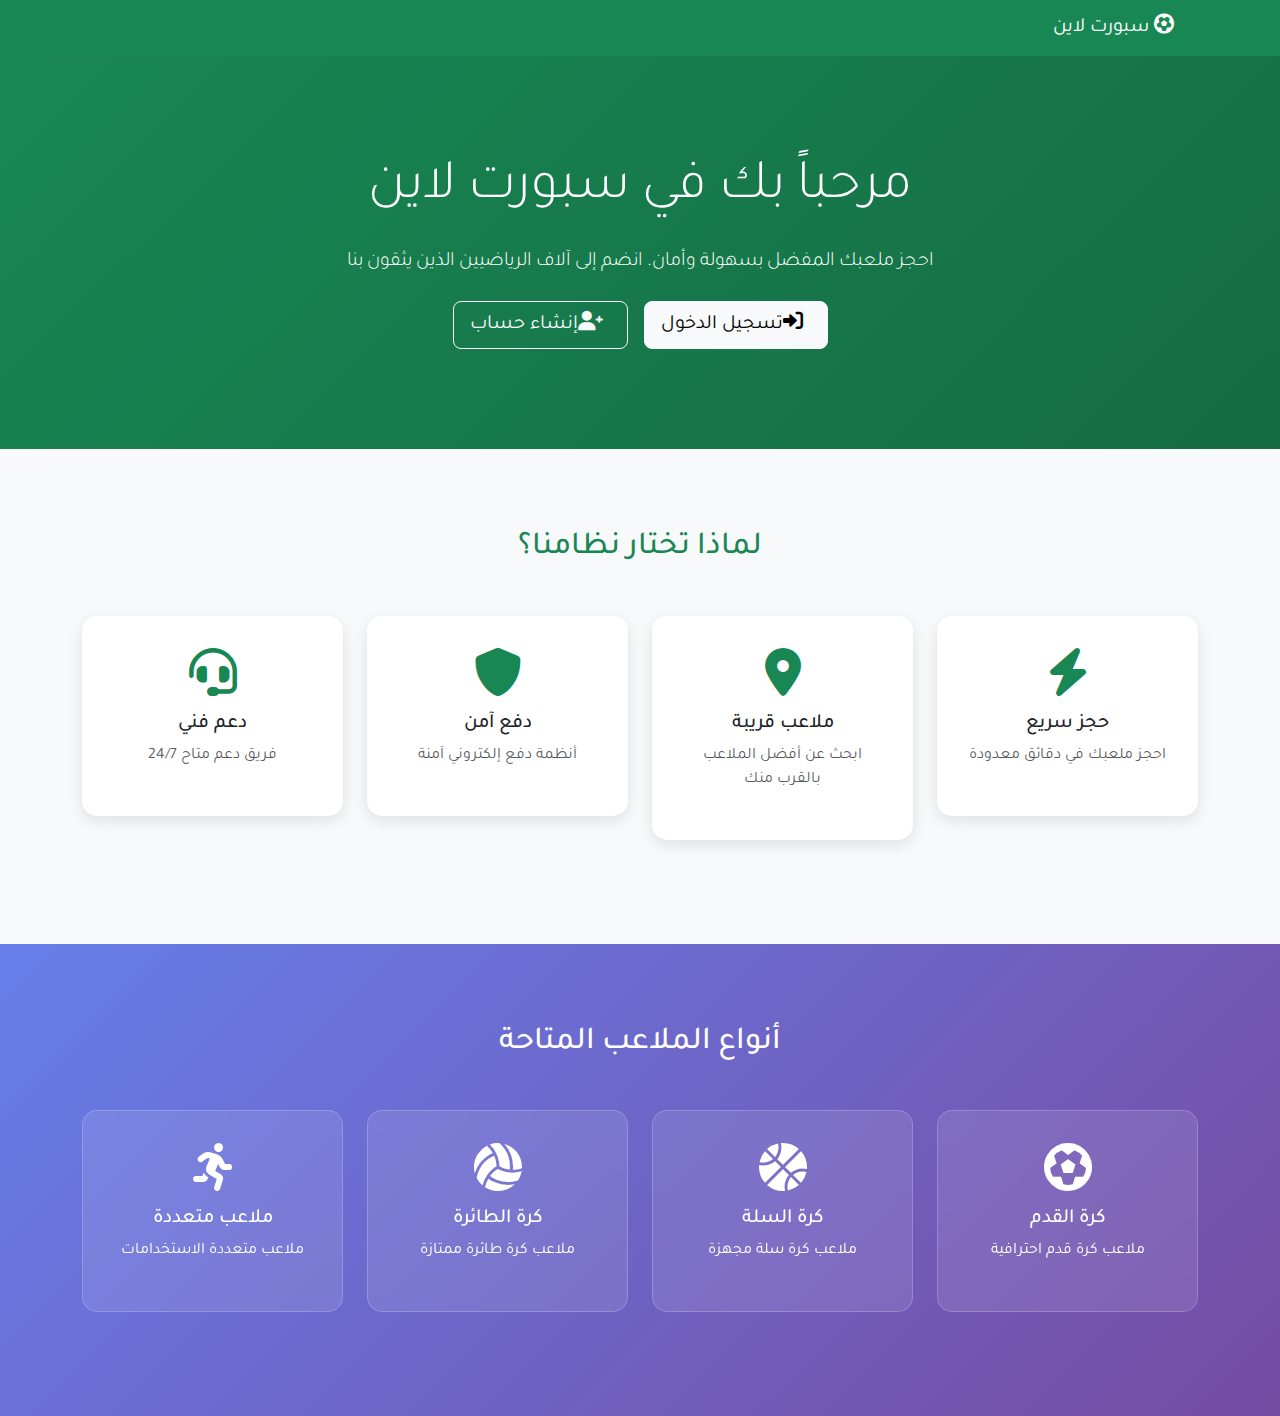
<file: index.html>
<!DOCTYPE html>
<html lang="ar" dir="rtl">
<head>
    <meta charset="UTF-8">
    <meta name="viewport" content="width=device-width, initial-scale=1.0">
    <title>ملاعب -سبورت لاين</title>
    <link href="https://cdn.jsdelivr.net/npm/bootstrap@5.3.0/dist/css/bootstrap.min.css" rel="stylesheet">
    <link href="https://cdnjs.cloudflare.com/ajax/libs/font-awesome/6.0.0/css/all.min.css" rel="stylesheet">
    <link href="https://fonts.googleapis.com/css2?family=Tajawal:wght@400;500;700&display=swap" rel="stylesheet">
    <style>
        * {
            margin: 0;
            padding: 0;
            box-sizing: border-box;
        }
        body {
            font-family: 'Tajawal', sans-serif;
            background: #f8f9fa;
        }
        .hero-section {
            background: linear-gradient(135deg, #198754 0%, #146c43 100%);
            color: white;
            padding: 100px 0;
            text-align: center;
        }
        .features-section {
            padding: 80px 0;
        }
        .feature-card {
            border: none;
            border-radius: 15px;
            transition: transform 0.3s;
            text-align: center;
            padding: 2rem;
            background: white;
            box-shadow: 0 5px 15px rgba(0,0,0,0.1);
        }
        .feature-card:hover {
            transform: translateY(-10px);
        }
        .feature-icon {
            font-size: 3rem;
            margin-bottom: 1rem;
            color: #198754;
        }
        .sports-section {
            background: linear-gradient(135deg, #667eea 0%, #764ba2 100%);
            color: white;
            padding: 80px 0;
        }
        .sport-card {
            background: rgba(255,255,255,0.1);
            border-radius: 15px;
            padding: 2rem;
            text-align: center;
            backdrop-filter: blur(10px);
            border: 1px solid rgba(255,255,255,0.2);
        }
    </style>
</head>
<body>
    <!-- شريط التنقل -->
    <nav class="navbar navbar-expand-lg navbar-dark bg-success">
        <div class="container">
            <a class="navbar-brand" href="#">
                <i class="fas fa-futbol me-2"></i>
               سبورت لاين
            </a>
        </div>
    </nav>

    <!-- قسم البطل -->
    <section class="hero-section">
        <div class="container">
            <h1 class="display-4 mb-4">مرحباً بك في سبورت لاين</h1>
            <p class="lead mb-4">احجز ملعبك المفضل بسهولة وأمان. انضم إلى آلاف الرياضيين الذين يثقون بنا</p>
            <div class="d-flex justify-content-center gap-3 flex-wrap">
                <a href="login.html" class="btn btn-light btn-lg">
                    <i class="fas fa-sign-in-alt me-2"></i>تسجيل الدخول
                </a>
                <a href="register.html" class="btn btn-outline-light btn-lg">
                    <i class="fas fa-user-plus me-2"></i>إنشاء حساب
                </a>
            </div>
        </div>
    </section>

    <!-- قسم المميزات -->
    <section class="features-section">
        <div class="container">
            <h2 class="text-center mb-5 text-success">لماذا تختار نظامنا؟</h2>
            <div class="row">
                <div class="col-md-3 mb-4">
                    <div class="card feature-card">
                        <i class="fas fa-bolt feature-icon"></i>
                        <h5>حجز سريع</h5>
                        <p class="text-muted">احجز ملعبك في دقائق معدودة</p>
                    </div>
                </div>
                <div class="col-md-3 mb-4">
                    <div class="card feature-card">
                        <i class="fas fa-map-marker-alt feature-icon"></i>
                        <h5>ملاعب قريبة</h5>
                        <p class="text-muted">ابحث عن أفضل الملاعب بالقرب منك</p>
                    </div>
                </div>
                <div class="col-md-3 mb-4">
                    <div class="card feature-card">
                        <i class="fas fa-shield-alt feature-icon"></i>
                        <h5>دفع آمن</h5>
                        <p class="text-muted">أنظمة دفع إلكتروني آمنة</p>
                    </div>
                </div>
                <div class="col-md-3 mb-4">
                    <div class="card feature-card">
                        <i class="fas fa-headset feature-icon"></i>
                        <h5>دعم فني</h5>
                        <p class="text-muted">فريق دعم متاح 24/7</p>
                    </div>
                </div>
            </div>
        </div>
    </section>

    <!-- قسم أنواع الملاعب -->
    <section class="sports-section">
        <div class="container">
            <h2 class="text-center mb-5">أنواع الملاعب المتاحة</h2>
            <div class="row">
                <div class="col-md-3 mb-4">
                    <div class="sport-card">
                        <i class="fas fa-futbol fa-3x mb-3"></i>
                        <h5>كرة القدم</h5>
                        <p>ملاعب كرة قدم احترافية</p>
                    </div>
                </div>
                <div class="col-md-3 mb-4">
                    <div class="sport-card">
                        <i class="fas fa-basketball-ball fa-3x mb-3"></i>
                        <h5>كرة السلة</h5>
                        <p>ملاعب كرة سلة مجهزة</p>
                    </div>
                </div>
                <div class="col-md-3 mb-4">
                    <div class="sport-card">
                        <i class="fas fa-volleyball-ball fa-3x mb-3"></i>
                        <h5>كرة الطائرة</h5>
                        <p>ملاعب كرة طائرة ممتازة</p>
                    </div>
                </div>
                <div class="col-md-3 mb-4">
                    <div class="sport-card">
                        <i class="fas fa-running fa-3x mb-3"></i>
                        <h5>ملاعب متعددة</h5>
                        <p>ملاعب متعددة الاستخدامات</p>
                    </div>
                </div>
            </div>
        </div>
    </section>

    <script src="https://cdn.jsdelivr.net/npm/bootstrap@5.3.0/dist/js/bootstrap.bundle.min.js"></script>
</body>
</html>
</file>
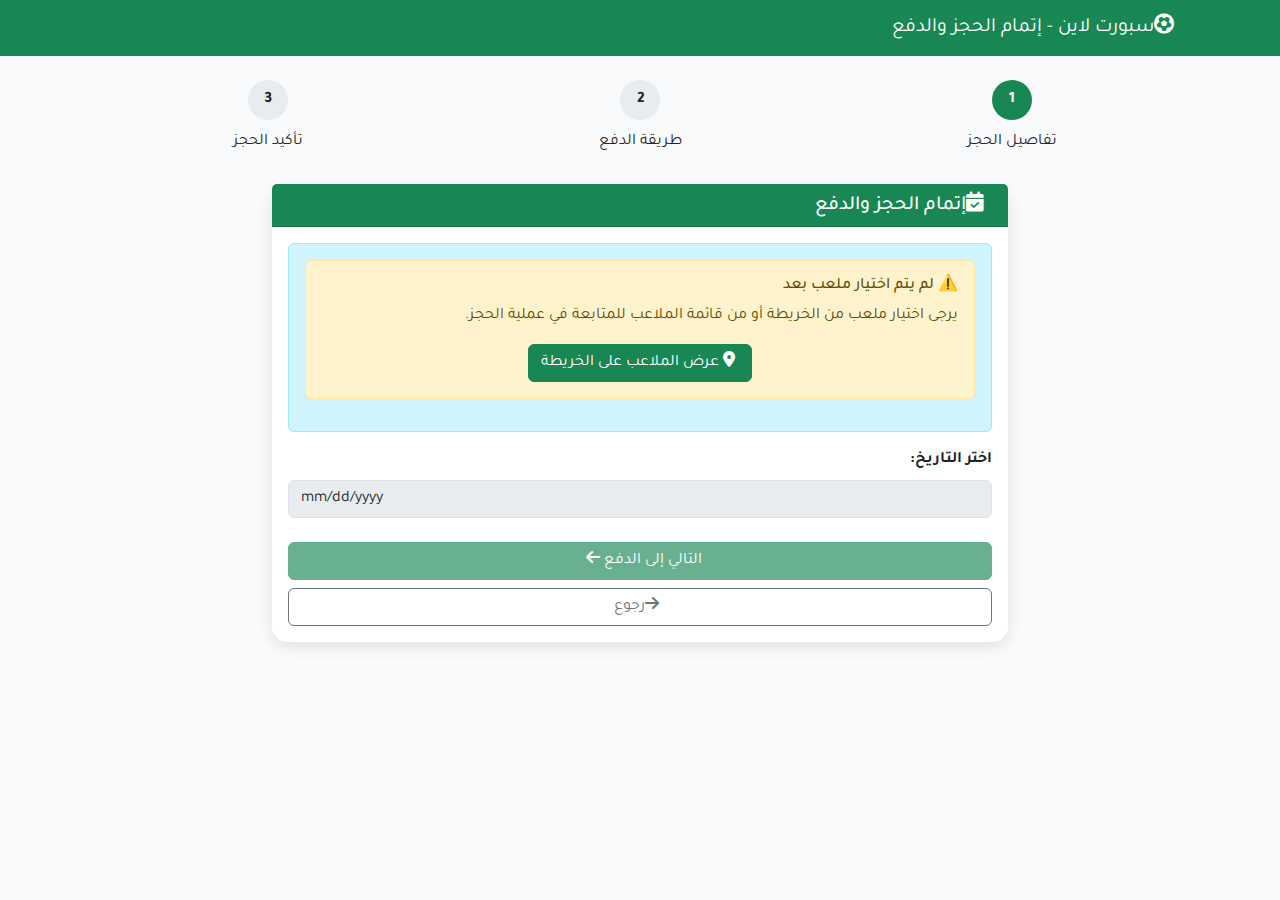
<file: booking_payment.htm>
<!DOCTYPE html>
<html lang="ar" dir="rtl">
<head>
<meta charset="UTF-8">
<meta name="viewport" content="width=device-width, initial-scale=1.0">
<title>إتمام الحجز والدفع - سبورت لاين</title>
<link href="https://cdn.jsdelivr.net/npm/bootstrap@5.3.0/dist/css/bootstrap.min.css" rel="stylesheet">
<link href="https://cdnjs.cloudflare.com/ajax/libs/font-awesome/6.0.0/css/all.min.css" rel="stylesheet">
<link href="https://fonts.googleapis.com/css2?family=Tajawal:wght@400;500;700&display=swap" rel="stylesheet">
<style>
body { font-family: 'Tajawal', sans-serif; background-color: #f9fafb; }
.booking-card { border: none; border-radius: 15px; box-shadow: 0 5px 15px rgba(0,0,0,0.1); }
.time-slot { border: 2px solid #e9ecef; border-radius: 10px; padding: 15px; margin: 5px; cursor: pointer; transition: all 0.3s; text-align:center; }
.time-slot:hover { border-color: #198754; background-color: #f8fff9; }
.time-slot.selected { border-color: #198754; background-color: #198754; color: white; }
.payment-card { border: 2px solid #e9ecef; border-radius: 15px; transition: all 0.3s; cursor: pointer; }
.payment-card:hover, .payment-card.selected { border-color: #198754; background-color: #f8fff9; }
.payment-card.selected { border-width: 3px; }
.step-indicator { display: flex; justify-content: space-between; margin-bottom: 30px; }
.step { text-align: center; flex: 1; }
.step-number { width: 40px; height: 40px; border-radius: 50%; background: #e9ecef; display: flex; align-items: center; justify-content: center; margin: 0 auto 10px; font-weight: bold; }
.step.active .step-number, .step.completed .step-number { background: #198754; color: white; }
.alert-container { position: fixed; top: 20px; left: 50%; transform: translateX(-50%); z-index: 9999; min-width: 300px; display: none; } /* إخفاء الإشعارات */
.loading-spinner { width: 2rem; height: 2rem; border: 3px solid #f3f3f3; border-top: 3px solid #198754; border-radius: 50%; animation: spin 1s linear infinite; margin: 0 auto; }
@keyframes spin { 0% { transform: rotate(0deg); } 100% { transform: rotate(360deg); } }
.error-message { color: #dc3545; font-size: 0.875rem; margin-top: 5px; display: none; }
</style>
</head>
<body>
<nav class="navbar navbar-dark bg-success">
<div class="container">
<a class="navbar-brand" href="map.html"><i class="fas fa-futbol me-2"></i>سبورت لاين - إتمام الحجز والدفع</a>
</div>
</nav>

<div class="container mt-4">
<div class="step-indicator">
<div class="step active" id="step1"><div class="step-number">1</div><div>تفاصيل الحجز</div></div>
<div class="step" id="step2"><div class="step-number">2</div><div>طريقة الدفع</div></div>
<div class="step" id="step3"><div class="step-number">3</div><div>تأكيد الحجز</div></div>
</div>

<div class="row justify-content-center">
<div class="col-md-8">
<div class="card booking-card">
<div class="card-header bg-success text-white">
<h5 class="mb-0"><i class="fas fa-calendar-check me-2"></i>إتمام الحجز والدفع</h5>
</div>
<div class="card-body">

<!-- الخطوة 1 -->
<div id="step1-content">
<div id="fieldInfo" class="alert alert-info">
<div class="spinner-border spinner-border-sm me-2"></div>جاري تحميل معلومات الملعب...
</div>

<div class="mb-4">
<label class="form-label fw-bold">اختر التاريخ:</label>
<input type="date" class="form-control" id="reservationDate" disabled>
<div class="error-message" id="dateError">يرجى اختيار التاريخ</div>
</div>

<div class="mb-4" id="timeSlotsSection" style="display:none;">
<label class="form-label fw-bold">اختر الوقت:</label>
<div id="timeSlots" class="row"></div>
<div class="error-message" id="timeError">يرجى اختيار الوقت</div>
</div>

<div class="mb-4" id="durationSection" style="display:none;">
<label class="form-label fw-bold">عدد الساعات:</label>
<select class="form-select" id="duration">
<option value="1">1 ساعة</option>
<option value="2">2 ساعات</option>
<option value="3">3 ساعات</option>
<option value="4">4 ساعات</option>
</select>
</div>

<div class="alert alert-warning" id="bookingSummary" style="display:none;">
<h6><i class="fas fa-receipt me-2"></i>ملخص الحجز:</h6>
<div id="summaryDetails"></div>
</div>

<div class="d-grid gap-2">
<button class="btn btn-success" id="nextToPayment" onclick="nextToPayment()" disabled>التالي إلى الدفع <i class="fas fa-arrow-left ms-2"></i></button>
<button class="btn btn-outline-secondary" onclick="window.history.back()"><i class="fas fa-arrow-right me-2"></i>رجوع</button>
</div>
</div>

<!-- الخطوة 2 -->
<div id="step2-content" style="display:none;">
<div class="mb-4">
<h6>اختر طريقة الدفع:</h6>
<div class="row">
<div class="col-md-6 mb-3">
<div class="card payment-card" onclick="selectPayment('cash')" id="cashCard">
<div class="card-body text-center">
<i class="fas fa-money-bill-wave fa-2x text-success mb-2"></i>
<h6>الدفع نقداً</h6>
<small class="text-muted">الدفع في الموقع</small>
</div>
</div>
</div>
<div class="col-md-6 mb-3">
<div class="card payment-card" onclick="selectPayment('online')" id="onlineCard">
<div class="card-body text-center">
<i class="fas fa-credit-card fa-2x text-primary mb-2"></i>
<h6>الدفع الإلكتروني</h6>
<small class="text-muted">الدفع عبر البطاقة البنكية</small>
</div>
</div>
</div>
</div>
<div class="error-message" id="paymentError">يرجى اختيار طريقة الدفع</div>
</div>

<div id="onlinePaymentForm" style="display:none;">
<div class="card">
<div class="card-header"><h6 class="mb-0">معلومات البطاقة</h6></div>
<div class="card-body">
<div class="row">
<div class="col-12 mb-3">
<label class="form-label">رقم البطاقة</label>
<input type="text" class="form-control" placeholder="1234 5678 9012 3456" id="cardNumber" maxlength="19">
<div class="error-message" id="cardError">يرجى إدخال رقم بطاقة صحيح</div>
</div>
<div class="col-md-6 mb-3">
<label class="form-label">تاريخ الانتهاء</label>
<input type="text" class="form-control" placeholder="MM/YY" id="cardExpiry" maxlength="5">
</div>
<div class="col-md-6 mb-3">
<label class="form-label">رمز الأمان</label>
<input type="text" class="form-control" placeholder="CVV" id="cardCvv" maxlength="3">
</div>
<div class="col-12 mb-3">
<label class="form-label">اسم حامل البطاقة</label>
<input type="text" class="form-control" placeholder="اسم حامل البطاقة" id="cardName">
</div>
</div>
</div>
</div>
</div>

<div class="d-grid gap-2">
<button class="btn btn-success" id="confirmPaymentBtn" onclick="processPayment()" disabled><i class="fas fa-lock me-2"></i>تأكيد الحجز والدفع</button>
<button class="btn btn-outline-secondary" onclick="backToBooking()"><i class="fas fa-arrow-right me-2"></i>رجوع</button>
</div>
</div>

<!-- الخطوة 3 -->
<div id="step3-content" style="display:none;">
<div id="confirmationContent"></div>
</div>

</div>
</div>
</div>
</div>

<!-- حاوية التنبيهات (مخفية) -->
<div class="alert-container" id="alertContainer"></div>

<script>
let currentField = null;
let selectedTimeSlot = null;
let selectedDate = null;
let selectedPaymentMethod = '';
let bookingData = {};

document.addEventListener('DOMContentLoaded', function() {
    const urlParams = new URLSearchParams(window.location.search);
    const fieldId = urlParams.get('field_id');

    if (!fieldId) {
        showPageError('⚠️ لم يتم اختيار ملعب بعد', 'يرجى اختيار ملعب من الخريطة أو من قائمة الملاعب للمتابعة في عملية الحجز.');
        return;
    }

    fetchFields(fieldId);

    document.getElementById('reservationDate').addEventListener('change', function(e) {
        selectedDate = e.target.value;
        hideError('dateError');
        if(selectedDate) {
            loadAvailableSlots();
        }
    });

    document.getElementById('duration').addEventListener('change', updateBookingSummary);
});

function showPageError(title, message) {
    document.getElementById('fieldInfo').innerHTML = `
        <div class="alert alert-warning">
            <h6>${title}</h6>
            <p>${message}</p>
            <div class="mt-3 text-center">
                <a href="map.html" class="btn btn-success"><i class="fas fa-map-marker-alt me-1"></i> عرض الملاعب على الخريطة</a>
            </div>
        </div>
    `;
    document.getElementById('reservationDate').disabled = true;
}

function fetchFields(fieldId){
    document.getElementById('fieldInfo').innerHTML = `
        <div class="text-center py-2">
            <div class="loading-spinner mb-2"></div>
            <p class="mb-0">جاري تحميل معلومات الملعب...</p>
        </div>
    `;

    fetch('php/get_fields.php')
    .then(response => response.json())
    .then(data => {
        if (data.success) {
            currentField = data.data.find(f => f.id == fieldId);
            if (currentField) {
                displayFieldInfo();
                document.getElementById('reservationDate').disabled = false;
                const today = new Date().toISOString().split('T')[0];
                document.getElementById('reservationDate').min = today;
            } else {
                showError('الملعب المطلوب غير موجود في القائمة');
            }
        } else {
            showError('خطأ في تحميل البيانات: ' + data.message);
        }
    })
    .catch(error => {
        console.error('❌ خطأ في جلب البيانات:', error);
        showError('فشل في تحميل بيانات الملعب');
    });
}

function displayFieldInfo(){
    document.getElementById('fieldInfo').innerHTML = `
        <div class="field-info">
            <h6 class="text-success mb-3">${currentField.name}</h6>
            <div class="row">
                <div class="col-md-6">
                    <p class="mb-2"><strong><i class="fas fa-map-marker-alt me-2 text-muted"></i>المدينة:</strong> ${currentField.city}</p>
                    <p class="mb-2"><strong><i class="fas fa-location-dot me-2 text-muted"></i>العنوان:</strong> ${currentField.address}</p>
                </div>
                <div class="col-md-6">
                    <p class="mb-2"><strong><i class="fas fa-tag me-2 text-muted"></i>السعر:</strong> <span class="text-success fw-bold">${currentField.price_per_hour} درهم/ساعة</span></p>
                    <p class="mb-0"><strong><i class="fas fa-futbol me-2 text-muted"></i>الرياضة:</strong> ${currentField.category_name}</p>
                </div>
            </div>
        </div>
    `;
}

function loadAvailableSlots(){
    if (!currentField || !selectedDate) return;
    
    const timeSlotsSection = document.getElementById('timeSlotsSection');
    const timeSlots = document.getElementById('timeSlots');
    
    timeSlotsSection.style.display = 'block';
    timeSlots.innerHTML = `
        <div class="col-12 text-center py-4">
            <div class="loading-spinner mb-3"></div>
            <p class="text-muted mb-0">جاري تحميل الأوقات المتاحة...</p>
        </div>
    `;

    fetch(`php/get_available_times.php?field_id=${currentField.id}&date=${selectedDate}`)
    .then(response => response.json())
    .then(data => {
        if (data.success) {
            if (data.data.length === 0) {
                timeSlots.innerHTML = `
                    <div class="col-12">
                        <div class="alert alert-warning text-center py-4">
                            <i class="fas fa-clock fa-2x mb-3 text-warning"></i>
                            <h6>لا توجد أوقات متاحة</h6>
                            <p class="text-muted mb-0">لا توجد أوقات متاحة لهذا التاريخ، يرجى اختيار تاريخ آخر</p>
                        </div>
                    </div>
                `;
            } else {
                timeSlots.innerHTML = data.data.map(slot => `
                    <div class="col-md-4 mb-3">
                        <div class="time-slot" onclick="selectTimeSlot('${slot.start}', '${slot.end}', this)">
                            <strong class="d-block">${slot.start} - ${slot.end}</strong>
                            <small class="text-success">${slot.price} درهم/ساعة</small>
                        </div>
                    </div>
                `).join('');
            }
        } else {
            timeSlots.innerHTML = `
                <div class="col-12">
                    <div class="alert alert-danger text-center py-4">
                        <i class="fas fa-exclamation-triangle me-2"></i>
                        ${data.message}
                    </div>
                </div>
            `;
        }
    })
    .catch(error => {
        console.error('❌ خطأ في تحميل الأوقات:', error);
        timeSlots.innerHTML = `
            <div class="col-12">
                <div class="alert alert-danger text-center py-4">
                    <i class="fas fa-exclamation-triangle fa-2x mb-3"></i>
                    <h6>فشل في تحميل الأوقات</h6>
                    <p class="text-muted mb-0">تعذر تحميل الأوقات المتاحة، يرجى المحاولة مرة أخرى</p>
                </div>
            </div>
        `;
    });
}

function selectTimeSlot(start, end, element){
    document.querySelectorAll('.time-slot').forEach(el => {
        el.classList.remove('selected');
    });
    
    element.classList.add('selected');
    
    selectedTimeSlot = { start, end };
    document.getElementById('durationSection').style.display = 'block';
    updateBookingSummary();
    document.getElementById('nextToPayment').disabled = false;
    hideError('timeError');
}

function updateBookingSummary(){
    if(!selectedTimeSlot || !selectedDate || !currentField) return;
    
    const duration = parseInt(document.getElementById('duration').value);
    const totalPrice = currentField.price_per_hour * duration;
    
    document.getElementById('bookingSummary').style.display = 'block';
    document.getElementById('summaryDetails').innerHTML = `
        <div class="row">
            <div class="col-md-6">
                <p class="mb-2"><strong>الملعب:</strong> ${currentField.name}</p>
                <p class="mb-2"><strong>التاريخ:</strong> ${selectedDate}</p>
                <p class="mb-2"><strong>الوقت:</strong> ${selectedTimeSlot.start} - ${selectedTimeSlot.end}</p>
            </div>
            <div class="col-md-6">
                <p class="mb-2"><strong>المدة:</strong> ${duration} ساعة</p>
                <p class="mb-2"><strong>السعر:</strong> ${currentField.price_per_hour} درهم/ساعة</p>
                <p class="mb-0"><strong>المبلغ الإجمالي:</strong> <span class="text-success fw-bold">${totalPrice} درهم</span></p>
            </div>
        </div>
    `;
    
    bookingData = {
        field_id: currentField.id,
        field_name: currentField.name,
        reservation_date: selectedDate,
        start_time: selectedTimeSlot.start,
        end_time: selectedTimeSlot.end,
        duration: duration,
        total_price: totalPrice
    };
}

function nextToPayment(){
    if(!selectedTimeSlot || !selectedDate){
        showError('timeError', 'يرجى اختيار التاريخ والوقت أولاً');
        return;
    }
    
    document.getElementById('step1').classList.remove('active');
    document.getElementById('step2').classList.add('active');
    document.getElementById('step1-content').style.display = 'none';
    document.getElementById('step2-content').style.display = 'block';
}

function backToBooking(){
    document.getElementById('step2').classList.remove('active');
    document.getElementById('step1').classList.add('active');
    document.getElementById('step2-content').style.display = 'none';
    document.getElementById('step1-content').style.display = 'block';
}

function selectPayment(method){
    selectedPaymentMethod = method;
    
    document.getElementById('onlineCard').classList.remove('selected');
    document.getElementById('cashCard').classList.remove('selected');
    
    document.getElementById(method + 'Card').classList.add('selected');
    document.getElementById('onlinePaymentForm').style.display = method === 'online' ? 'block' : 'none';
    document.getElementById('confirmPaymentBtn').disabled = false;
    hideError('paymentError');
}

function processPayment(){
    if(!selectedPaymentMethod){
        showError('paymentError', 'يرجى اختيار طريقة الدفع');
        return;
    }

    if(!bookingData.field_id || !bookingData.reservation_date || !bookingData.start_time || !bookingData.end_time) {
        showError('paymentError', 'بيانات الحجز غير مكتملة');
        return;
    }

    if(selectedPaymentMethod === 'online') {
        if(!validateCardDetails()) {
            return;
        }
    }

    const formData = new FormData();
    formData.append('action', 'create_booking');
    formData.append('field_id', bookingData.field_id);
    formData.append('reservation_date', bookingData.reservation_date);
    formData.append('start_time', bookingData.start_time);
    formData.append('end_time', bookingData.end_time);
    formData.append('duration', bookingData.duration);
    formData.append('total_price', bookingData.total_price);
    formData.append('payment_method', selectedPaymentMethod);

    const btn = document.getElementById('confirmPaymentBtn');
    btn.innerHTML = '<i class="fas fa-spinner fa-spin me-2"></i>جاري المعالجة...';
    btn.disabled = true;

    fetch('php/booking_system.php', {
        method: 'POST',
        body: formData
    })
    .then(response => response.json())
    .then(data => {
        if(data.success){
            showConfirmation(data.data);
        } else {
            showError('paymentError', data.message);
            btn.innerHTML = '<i class="fas fa-lock me-2"></i>تأكيد الحجز والدفع';
            btn.disabled = false;
        }
    })
    .catch(error => {
        console.error('❌ خطأ في المعالجة:', error);
        showError('paymentError', 'حدث خطأ في الاتصال بالخادم');
        btn.innerHTML = '<i class="fas fa-lock me-2"></i>تأكيد الحجز والدفع';
        btn.disabled = false;
    });
}

function validateCardDetails() {
    const cardNumber = document.getElementById('cardNumber').value.replace(/\s/g, '');
    
    if(cardNumber.length !== 16 || !/^\d+$/.test(cardNumber)) {
        showError('cardError', 'يرجى إدخال رقم بطاقة صحيح (16 رقم)');
        return false;
    }

    hideError('cardError');
    return true;
}

function showConfirmation(booking){
    document.getElementById('step2').classList.remove('active');
    document.getElementById('step3').classList.add('active');
    document.getElementById('step2-content').style.display = 'none';
    document.getElementById('step3-content').style.display = 'block';

    const bookingData = {
        id: booking.id || Math.floor(Math.random() * 1000) + 1,
        field_name: booking.field_name || currentField?.name || 'غير معروف',
        reservation_date: booking.reservation_date || selectedDate || 'غير معروف',
        start_time: booking.start_time || selectedTimeSlot?.start || 'غير معروف',
        end_time: booking.end_time || selectedTimeSlot?.end || 'غير معروف',
        total_price: booking.total_price || bookingData?.total_price || 0,
        payment_method: booking.payment_method || selectedPaymentMethod || 'نقدي',
        payment_status: booking.payment_status || (selectedPaymentMethod === 'online' ? 'paid' : 'pending')
    };

    document.getElementById('confirmationContent').innerHTML = `
        <div class="alert alert-success">
            <div class="text-center mb-4">
                <i class="fas fa-check-circle fa-3x text-success mb-3"></i>
                <h4 class="text-success">تم تأكيد الحجز بنجاح!</h4>
            </div>
            
            <div class="confirmation-details bg-light p-4 rounded mb-4">
                <div class="row">
                    <div class="col-md-6">
                        <p class="mb-2"><strong>رقم الحجز:</strong> #${bookingData.id}</p>
                        <p class="mb-2"><strong>الملعب:</strong> ${bookingData.field_name}</p>
                        <p class="mb-2"><strong>التاريخ:</strong> ${bookingData.reservation_date}</p>
                    </div>
                    <div class="col-md-6">
                        <p class="mb-2"><strong>الوقت:</strong> ${bookingData.start_time} - ${bookingData.end_time}</p>
                        <p class="mb-2"><strong>المبلغ:</strong> ${bookingData.total_price} درهم</p>
                        <p class="mb-2"><strong>طريقة الدفع:</strong> ${bookingData.payment_method === 'online' ? 'إلكتروني' : 'نقدي'}</p>
                    </div>
                </div>
                <div class="row mt-3">
                    <div class="col-12">
                        <p class="mb-0"><strong>حالة الدفع:</strong> 
                            <span class="badge ${bookingData.payment_status === 'paid' ? 'bg-success' : 'bg-warning'} fs-6">
                                ${bookingData.payment_status === 'paid' ? 'مدفوع' : 'في انتظار الدفع'}
                            </span>
                        </p>
                    </div>
                </div>
            </div>
            
            <div class="text-center">
                <button class="btn btn-success me-2 mb-2" onclick="window.location.href='user_dashboard.html'">
                    <i class="fas fa-tachometer-alt me-1"></i>لوحة التحكم
                </button>
                <button class="btn btn-outline-primary mb-2" onclick="window.location.href='map.html'">
                    <i class="fas fa-home me-1"></i>العودة إلى الخريطة
                </button>
            </div>
        </div>
    `;
}

function showError(elementId, message) {
    const element = document.getElementById(elementId);
    element.textContent = message;
    element.style.display = 'block';
}

function hideError(elementId) {
    const element = document.getElementById(elementId);
    element.style.display = 'none';
}

function showAlert(message, type = 'info') {
    // هذه الدالة معطلة - لا تظهر أي إشعارات
    return;
}

// تحسين إدخال بطاقة الائتمان
document.getElementById('cardNumber')?.addEventListener('input', function(e) {
    let value = e.target.value.replace(/\s/g, '').replace(/\D/g, '');
    value = value.replace(/(\d{4})/g, '$1 ').trim();
    e.target.value = value.substring(0, 19);
});

document.getElementById('cardExpiry')?.addEventListener('input', function(e) {
    let value = e.target.value.replace(/\D/g, '');
    if (value.length >= 2) {
        value = value.substring(0, 2) + '/' + value.substring(2, 4);
    }
    e.target.value = value.substring(0, 5);
});

document.getElementById('cardCvv')?.addEventListener('input', function(e) {
    e.target.value = e.target.value.replace(/\D/g, '').substring(0, 3);
});
</script>

<!-- Bootstrap JS -->
<script src="https://cdn.jsdelivr.net/npm/bootstrap@5.3.0/dist/js/bootstrap.bundle.min.js"></script>
</body>
</html>
</file>
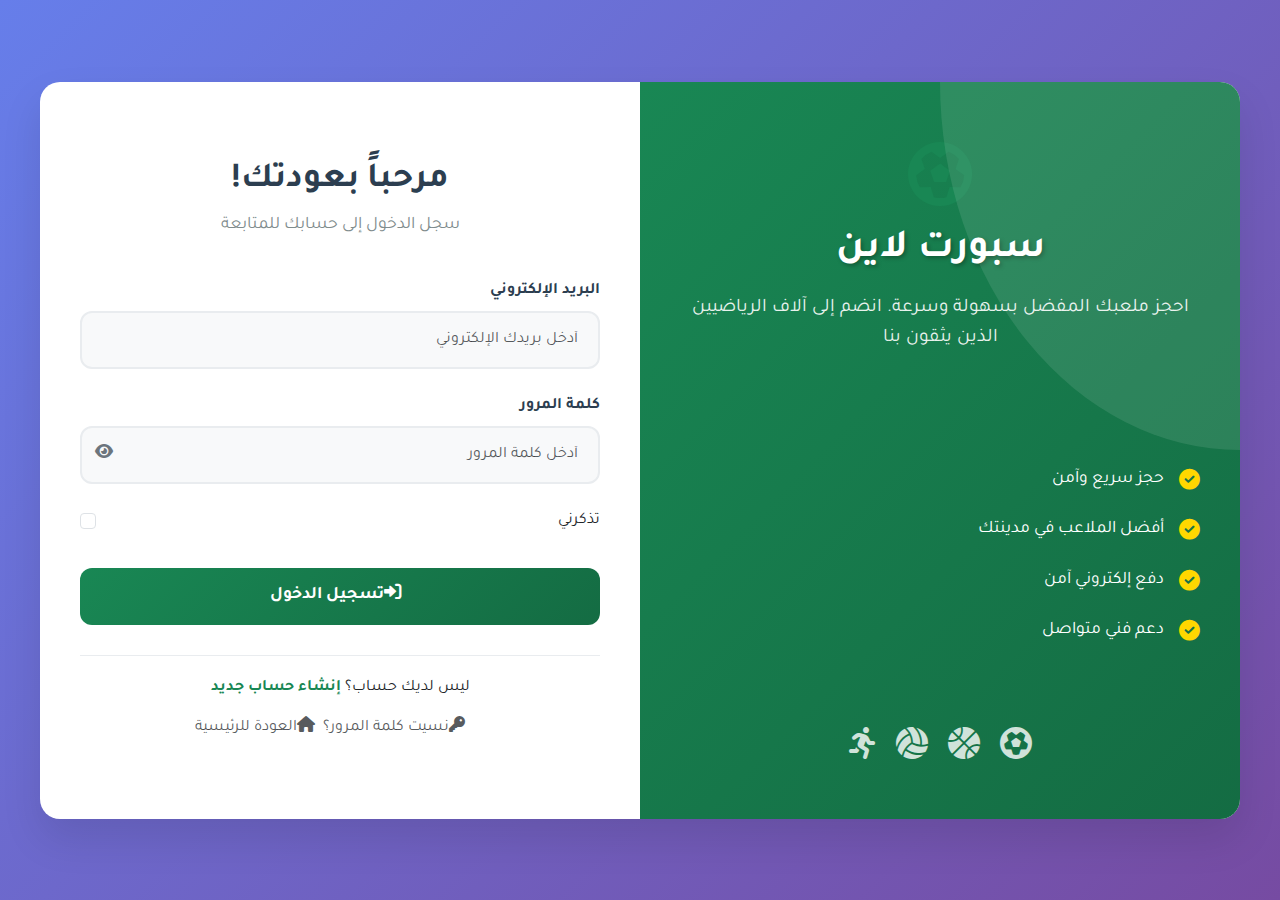
<file: login.html>
<!DOCTYPE html>
<html lang="ar" dir="rtl">
<head>
    <meta charset="UTF-8">
    <meta name="viewport" content="width=device-width, initial-scale=1.0">
    <title>تسجيل الدخول - سبورت لاين</title>
    <link href="https://cdn.jsdelivr.net/npm/bootstrap@5.3.0/dist/css/bootstrap.min.css" rel="stylesheet">
    <link href="https://cdnjs.cloudflare.com/ajax/libs/font-awesome/6.0.0/css/all.min.css" rel="stylesheet">
    <link href="https://fonts.googleapis.com/css2?family=Tajawal:wght@300;400;500;700&display=swap" rel="stylesheet">
    <style>
        * {
            margin: 0;
            padding: 0;
            box-sizing: border-box;
        }

        body {
            font-family: 'Tajawal', sans-serif;
            background: linear-gradient(135deg, #667eea 0%, #764ba2 100%);
            min-height: 100vh;
            display: flex;
            align-items: center;
            justify-content: center;
            padding: 20px;
        }

        .login-container {
            display: flex;
            max-width: 1200px;
            width: 100%;
            background: white;
            border-radius: 20px;
            box-shadow: 0 20px 40px rgba(0,0,0,0.1);
            overflow: hidden;
            min-height: 700px;
        }

        .welcome-section {
            flex: 1;
            background: linear-gradient(135deg, #198754 0%, #146c43 100%);
            color: white;
            padding: 60px 40px;
            display: flex;
            flex-direction: column;
            justify-content: center;
            position: relative;
            overflow: hidden;
        }

        .welcome-section::before {
            content: '';
            position: absolute;
            top: -50%;
            right: -50%;
            width: 100%;
            height: 100%;
            background: rgba(255,255,255,0.1);
            border-radius: 50%;
        }

        .login-section {
            flex: 1;
            padding: 60px 40px;
            display: flex;
            flex-direction: column;
            justify-content: center;
        }

        .logo {
            text-align: center;
            margin-bottom: 40px;
        }

        .logo-icon {
            font-size: 4rem;
            margin-bottom: 20px;
            color: #198754;
        }

        .welcome-title {
            font-size: 2.5rem;
            font-weight: 700;
            margin-bottom: 20px;
            text-shadow: 2px 2px 4px rgba(0,0,0,0.3);
        }

        .welcome-subtitle {
            font-size: 1.2rem;
            margin-bottom: 30px;
            opacity: 0.9;
            line-height: 1.6;
        }

        .features-list {
            list-style: none;
            margin: 30px 0;
        }

        .features-list li {
            padding: 12px 0;
            font-size: 1.1rem;
            display: flex;
            align-items: center;
        }

        .features-list li i {
            margin-left: 15px;
            font-size: 1.3rem;
            color: #ffd700;
        }

        .login-title {
            font-size: 2.2rem;
            font-weight: 700;
            color: #2c3e50;
            margin-bottom: 10px;
            text-align: center;
        }

        .login-subtitle {
            color: #7f8c8d;
            text-align: center;
            margin-bottom: 40px;
            font-size: 1.1rem;
        }

        .form-group {
            margin-bottom: 25px;
        }

        .form-label {
            font-weight: 600;
            color: #2c3e50;
            margin-bottom: 8px;
            font-size: 1rem;
        }

        .form-control {
            border: 2px solid #e9ecef;
            border-radius: 12px;
            padding: 15px 20px;
            font-size: 1rem;
            transition: all 0.3s ease;
            background: #f8f9fa;
        }

        .form-control:focus {
            border-color: #198754;
            box-shadow: 0 0 0 0.2rem rgba(25, 135, 84, 0.25);
            background: white;
        }

        .password-input {
            position: relative;
        }

        .password-toggle {
            position: absolute;
            left: 15px;
            top: 50%;
            transform: translateY(-50%);
            background: none;
            border: none;
            color: #6c757d;
            cursor: pointer;
        }

        .btn-login {
            background: linear-gradient(135deg, #198754 0%, #146c43 100%);
            color: white;
            border: none;
            padding: 15px 30px;
            border-radius: 12px;
            font-size: 1.1rem;
            font-weight: 600;
            width: 100%;
            transition: all 0.3s ease;
            margin-top: 10px;
        }

        .btn-login:hover {
            transform: translateY(-2px);
            box-shadow: 0 8px 20px rgba(25, 135, 84, 0.3);
        }

        .btn-login:active {
            transform: translateY(0);
        }

        .register-link {
            text-align: center;
            margin-top: 30px;
            padding-top: 20px;
            border-top: 1px solid #e9ecef;
        }

        .register-link a {
            color: #198754;
            text-decoration: none;
            font-weight: 600;
            transition: color 0.3s ease;
        }

        .register-link a:hover {
            color: #146c43;
            text-decoration: underline;
        }

        .sports-icons {
            display: flex;
            justify-content: center;
            gap: 20px;
            margin-top: 40px;
            opacity: 0.8;
        }

        .sports-icons i {
            font-size: 2rem;
            animation: float 3s ease-in-out infinite;
        }

        .sports-icons i:nth-child(2) {
            animation-delay: 0.5s;
        }

        .sports-icons i:nth-child(3) {
            animation-delay: 1s;
        }

        .sports-icons i:nth-child(4) {
            animation-delay: 1.5s;
        }

        @keyframes float {
            0%, 100% { transform: translateY(0); }
            50% { transform: translateY(-10px); }
        }

        @media (max-width: 768px) {
            .login-container {
                flex-direction: column;
                min-height: auto;
            }
            
            .welcome-section, .login-section {
                padding: 40px 20px;
            }
            
            .welcome-title {
                font-size: 2rem;
            }
            
            .login-title {
                font-size: 1.8rem;
            }
        }
    </style>
</head>
<body>
    <div class="login-container">
        <!-- قسم الترحيب -->
        <div class="welcome-section">
            <div class="logo">
                <i class="fas fa-futbol logo-icon"></i>
                <h1 class="welcome-title">سبورت لاين</h1>
                <p class="welcome-subtitle">
                    احجز ملعبك المفضل بسهولة وسرعة. انضم إلى آلاف الرياضيين الذين يثقون بنا
                </p>
            </div>

            <ul class="features-list">
                <li>
                    <i class="fas fa-check-circle"></i>
                    <span>حجز سريع وآمن</span>
                </li>
                <li>
                    <i class="fas fa-check-circle"></i>
                    <span>أفضل الملاعب في مدينتك</span>
                </li>
                <li>
                    <i class="fas fa-check-circle"></i>
                    <span>دفع إلكتروني آمن</span>
                </li>
            
                <li>
                    <i class="fas fa-check-circle"></i>
                    <span>دعم فني متواصل</span>
                </li>
            </ul>

            <div class="sports-icons">
                <i class="fas fa-futbol"></i>
                <i class="fas fa-basketball-ball"></i>
                <i class="fas fa-volleyball-ball"></i>
                <i class="fas fa-running"></i>
            </div>
        </div>

        <!-- قسم تسجيل الدخول -->
        <div class="login-section">
            <div>
                <h2 class="login-title">مرحباً بعودتك!</h2>
                <p class="login-subtitle">سجل الدخول إلى حسابك للمتابعة</p>

                <form id="loginForm">
                    <div class="form-group">
                        <label class="form-label">البريد الإلكتروني</label>
                        <input type="email" class="form-control" name="email" required 
                               placeholder="أدخل بريدك الإلكتروني" id="emailInput">
                    </div>

                    <div class="form-group">
                        <label class="form-label">كلمة المرور</label>
                        <div class="password-input">
                            <input type="password" class="form-control" name="password" required 
                                   placeholder="أدخل كلمة المرور" id="passwordInput">
                            <button type="button" class="password-toggle" onclick="togglePassword()">
                                <i class="fas fa-eye" id="passwordIcon"></i>
                            </button>
                        </div>
                    </div>

                    <div class="form-group form-check">
                        <input type="checkbox" class="form-check-input" id="rememberMe">
                        <label class="form-check-label" for="rememberMe">تذكرني</label>
                    </div>

                    <button type="button" class="btn btn-login" onclick="handleLogin()" id="loginBtn">
                        <i class="fas fa-sign-in-alt me-2"></i>تسجيل الدخول
                    </button>
                </form>

                <div class="register-link">
                    <p>ليس لديك حساب؟ 
                        <a href="register.html">إنشاء حساب جديد</a>
                    </p>
                </div>

                <div class="additional-links text-center mt-3">
                    <a href="forgot-password.html" class="text-muted text-decoration-none me-3">
                        <i class="fas fa-key me-1"></i>نسيت كلمة المرور؟
                    </a>
                    <a href="index.html" class="text-muted text-decoration-none">
                        <i class="fas fa-home me-1"></i>العودة للرئيسية
                    </a>
                </div>
            </div>
        </div>
    </div>

    <script>
        // التحقق من وجود مستخدم مسجل بالفعل
        document.addEventListener('DOMContentLoaded', function() {
            const savedEmail = localStorage.getItem('rememberedEmail');
            if (savedEmail) {
                document.getElementById('emailInput').value = savedEmail;
                document.getElementById('rememberMe').checked = true;
            }

            // التحقق إذا كان المستخدم مسجل دخول بالفعل
            const currentUser = localStorage.getItem('currentUser');
            if (currentUser) {
                const user = JSON.parse(currentUser);
                // توجيه تلقائي فوري بدون إشعارات
                setTimeout(() => {
                    redirectUser(user.role);
                }, 100);
            }
        });

        async function handleLogin() {
            const form = document.getElementById('loginForm');
            const submitBtn = document.getElementById('loginBtn');
            const email = form.email.value.trim();
            const password = form.password.value;
            const rememberMe = document.getElementById('rememberMe').checked;

            try {
                // التحقق من صحة البيانات
                if (!email || !password) {
                    alert('يرجى ملء جميع الحقول');
                    return;
                }

                if (!validateEmail(email)) {
                    alert('صيغة البريد الإلكتروني غير صحيحة');
                    return;
                }

                // عرض حالة التحميل
                submitBtn.innerHTML = '<i class="fas fa-spinner fa-spin me-2"></i>جاري تسجيل الدخول...';
                submitBtn.disabled = true;

                // حفظ البريد إذا طلب تذكرني
                if (rememberMe) {
                    localStorage.setItem('rememberedEmail', email);
                } else {
                    localStorage.removeItem('rememberedEmail');
                }

                const formData = new FormData();
                formData.append('email', email);
                formData.append('password', password);

                const response = await fetch('php/login.php', {
                    method: 'POST',
                    body: formData
                });

                const data = await response.json();

                if (data.success) {
                    // حفظ بيانات المستخدم
                    localStorage.setItem('currentUser', JSON.stringify(data.data));
                    
                    // توجيه فوري بدون إشعارات
                    redirectUser(data.data.role);
                } else {
                    alert('خطأ: ' + data.message);
                    submitBtn.innerHTML = '<i class="fas fa-sign-in-alt me-2"></i>تسجيل الدخول';
                    submitBtn.disabled = false;
                }
            } catch (error) {
                console.error('❌ خطأ في تسجيل الدخول:', error);
                alert('حدث خطأ في الاتصال بالخادم');
                submitBtn.innerHTML = '<i class="fas fa-sign-in-alt me-2"></i>تسجيل الدخول';
                submitBtn.disabled = false;
            }
        }

        function redirectUser(role) {
            let redirectUrl = 'map.html'; // افتراضي للمستخدم العادي
            
            if (role === 'owner') {
                redirectUrl = 'owner_dashboard.html';
            } else if (role === 'admin') {
                redirectUrl = 'admin_dashboard.html';
            }
            
            window.location.href = redirectUrl;
        }

        function togglePassword() {
            const passwordField = document.getElementById('passwordInput');
            const passwordIcon = document.getElementById('passwordIcon');
            
            if (passwordField.type === 'password') {
                passwordField.type = 'text';
                passwordIcon.className = 'fas fa-eye-slash';
            } else {
                passwordField.type = 'password';
                passwordIcon.className = 'fas fa-eye';
            }
        }

        function validateEmail(email) {
            const re = /^[^\s@]+@[^\s@]+\.[^\s@]+$/;
            return re.test(email);
        }

        // السماح بالدخول بالزر Enter
        document.getElementById('loginForm').addEventListener('keypress', function(e) {
            if (e.key === 'Enter') {
                handleLogin();
            }
        });
    </script>

    <!-- Bootstrap JS -->
    <script src="https://cdn.jsdelivr.net/npm/bootstrap@5.3.0/dist/js/bootstrap.bundle.min.js"></script>
</body>
</html>
</file>
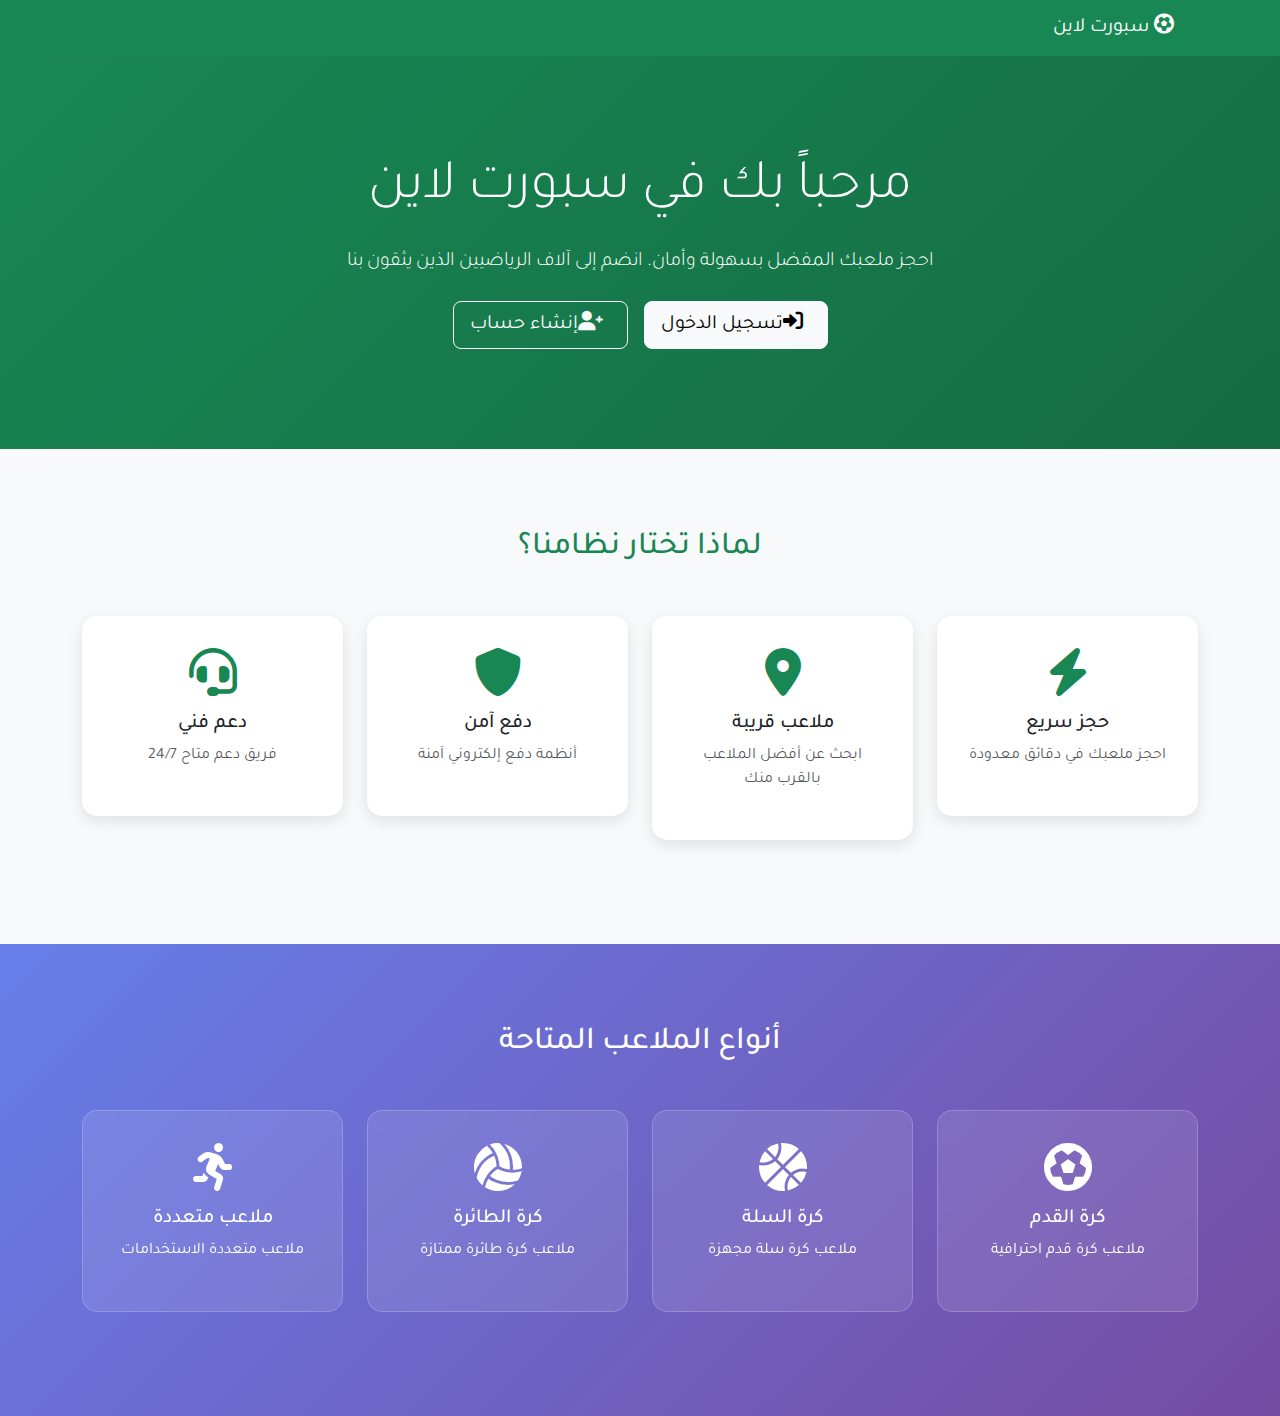
<file: map.html>
<!DOCTYPE html>
<html lang="ar" dir="rtl">
<head>
    <meta charset="UTF-8">
    <meta name="viewport" content="width=device-width, initial-scale=1.0">
    <title>خريطة الملاعب - سبورت لاين</title>
    <link href="https://cdn.jsdelivr.net/npm/bootstrap@5.3.0/dist/css/bootstrap.min.css" rel="stylesheet">
    <link href="https://cdnjs.cloudflare.com/ajax/libs/font-awesome/6.0.0/css/all.min.css" rel="stylesheet">
    <link href="https://fonts.googleapis.com/css2?family=Tajawal:wght@400;500;700&display=swap" rel="stylesheet">
    <style>
        * {margin:0;padding:0;box-sizing:border-box;}
        body {font-family: 'Tajawal', sans-serif;background: linear-gradient(135deg, #f5f7fa 0%, #c3cfe2 100%);min-height: 100vh;}
        #map {height:500px;border-radius:15px;border:3px solid #198754;box-shadow:0 8px 25px rgba(0,0,0,0.1);}
        .map-controls {position:absolute;top:20px;left:20px;z-index:1000;background:white;padding:20px;border-radius:15px;box-shadow:0 8px 25px rgba(0,0,0,0.15);min-width:300px;backdrop-filter:blur(10px);}
        .location-badge {font-size:0.9rem;padding:8px 15px;border-radius:25px;}
        .field-card {border:none;border-radius:10px;box-shadow:0 2px 10px rgba(0,0,0,0.1);transition: transform 0.3s;}
        .field-card:hover {transform: translateY(-2px);}
        
        /* شريط التنقل البسيط */
        .nav-container {
            background: linear-gradient(135deg, #198754 0%, #146c43 100%);
            padding: 1rem 0;
            box-shadow: 0 4px 15px rgba(0,0,0,0.1);
        }
        
        .nav-content {
            display: flex;
            justify-content: space-between;
            align-items: center;
        }
        
        .nav-brand {
            font-size: 1.4rem;
            font-weight: bold;
            color: white;
            text-decoration: none;
            display: flex;
            align-items: center;
            gap: 0.5rem;
        }
        
        .user-nav-section {
            display: flex;
            align-items: center;
            gap: 1.5rem;
        }
        
        .user-avatar {
            width: 50px;
            height: 50px;
            background: rgba(255,255,255,0.2);
            border-radius: 50%;
            display: flex;
            align-items: center;
            justify-content: center;
            color: white;
            font-size: 1.3rem;
            border: 2px solid rgba(255,255,255,0.3);
            transition: all 0.3s ease;
        }
        
        .user-avatar:hover {
            background: rgba(255,255,255,0.3);
            transform: scale(1.05);
        }
        
        /* ✅ العنصر الجديد لاسم المستخدم */
        .user-name {
            color: white;
            font-weight: 600;
            font-size: 1rem;
            margin: 0 0.5rem;
        }
        
        .nav-links {
            display: flex;
            gap: 1rem;
            align-items: center;
        }
        
        .nav-link {
            color: rgba(255,255,255,0.9);
            text-decoration: none;
            padding: 0.6rem 1.2rem;
            border-radius: 25px;
            transition: all 0.3s ease;
            font-weight: 500;
            display: flex;
            align-items: center;
            gap: 0.5rem;
        }
        
        .nav-link:hover {
            color: white;
            background: rgba(255,255,255,0.2);
            transform: translateY(-2px);
        }
        
        .btn-logout {
            background: rgba(255,255,255,0.1);
            color: white;
            border: 1px solid rgba(255,255,255,0.3);
            padding: 0.5rem 1rem;
            border-radius: 20px;
            transition: all 0.3s ease;
        }
        
        .btn-logout:hover {
            background: rgba(255,59,48,0.8);
            transform: translateY(-2px);
        }
        
        @media (max-width: 768px) {
            .nav-content {
                flex-direction: column;
                gap: 1rem;
            }
            
            .nav-links {
                flex-wrap: wrap;
                justify-content: center;
            }
            
            .nav-link {
                padding: 0.5rem 1rem;
                font-size: 0.9rem;
            }
            
            #map {
                height: 400px;
            }
            
            .user-name {
                font-size: 0.9rem;
            }
        }
    </style>
</head>
<body>
    <!-- شريط التنقل البسيط -->
    <nav class="nav-container">
        <div class="container">
            <div class="nav-content">
                <!-- العلامة التجارية -->
                <a href="index.html" class="nav-brand">
                    <i class="fas fa-futbol"></i>
                   سبورت لاين
                </a>
                
                <!-- قسم المستخدم والروابط -->
                <div class="user-nav-section">
                    <!-- أيقونة المستخدم الجذابة -->
                    <div class="user-avatar">
                        <i class="fas fa-user"></i>
                    </div>
                    
                    <!-- ✅ العنصر الجديد لاسم المستخدم -->
                    <span class="user-name" id="userNameDisplay">مرحباً!</span>
                    
                    <!-- روابط التنقل -->
                    <div class="nav-links">
                        <a href="user_dashboard.html" class="nav-link">
                            <i class="fas fa-tachometer-alt"></i>
                            لوحة التحكم
                        </a>
                       <a href="booking_payment.htm" class="nav-link">
                            <i class="fas fa-calendar-check"></i>
                                حجز جديد
                     </a>
                    </div>
                    
                    <!-- زر تسجيل الخروج -->
                    <button class="btn btn-logout" onclick="logout()">
                        <i class="fas fa-sign-out-alt"></i>
                        خروج
                    </button>
                </div>
            </div>
        </div>
    </nav>

    <!-- باقي المحتوى يبقى كما هو -->
    <div class="container mt-4">
        <div class="card shadow-lg border-0">
            <div class="card-header bg-white d-flex justify-content-between align-items-center">
                <h5 class="mb-0 text-success"><i class="fas fa-map-marked-alt me-2"></i>خريطة الملاعب القريبة منك</h5>
                <div class="d-flex align-items-center">
                    <button class="btn btn-sm btn-outline-success me-2" onclick="refreshLocation()">
                        <i class="fas fa-sync-alt me-1"></i>تحديث الموقع
                    </button>
                    <span class="badge location-badge bg-primary" id="locationStatus">
                        <i class="fas fa-spinner fa-spin me-1"></i>جاري تحميل الخريطة...
                    </span>
                </div>
            </div>
            <div class="card-body position-relative p-0">
                <div class="map-controls">
                    <div class="mb-3">
                        <label class="form-label fw-bold text-dark">
                            <i class="fas fa-bullseye me-1 text-success"></i>نطاق البحث (كم):
                        </label>
                        <input type="range" class="form-range" id="radiusRange" min="1" max="50" value="10" onchange="updateRadius()">
                        <div class="d-flex justify-content-between mt-2">
                            <small class="text-muted">1 كم</small>
                            <strong id="radiusValue" class="text-success">10 كم</strong>
                            <small class="text-muted">50 كم</small>
                        </div>
                    </div>
                    <div class="mb-3">
                        <div class="input-group">
                            <input type="text" class="form-control" id="mapSearch" placeholder="ابحث عن ملعب، مدينة...">
                            <button class="btn btn-success" onclick="searchOnMap()">
                                <i class="fas fa-search"></i>
                            </button>
                        </div>
                    </div>
                    <div class="d-grid gap-2">
                        <button class="btn btn-success" onclick="showAllFields()">
                            <i class="fas fa-globe-africa me-1"></i>عرض جميع الملاعب
                        </button>
                        <button class="btn btn-outline-primary" onclick="centerOnUser()">
                            <i class="fas fa-location-arrow me-1"></i>الانتقال لموقعي
                        </button>
                    </div>
                </div>
                <div id="map"></div>
            </div>
        </div>

        <!-- قائمة الملاعب -->
        <div class="row mt-4">
            <div class="col-12">
                <div class="card shadow border-0">
                    <div class="card-header bg-white">
                        <h5 class="mb-0 text-success">
                            <i class="fas fa-list me-2"></i>الملاعب القريبة من موقعك 
                            <span class="badge bg-success fs-6 ms-2" id="fieldsCount">0 ملعب</span>
                        </h5>
                    </div>
                    <div class="card-body">
                        <div id="mapFieldsList" class="row text-center py-5">
                            <div class="col-12">
                                <div class="spinner-border text-success mb-3" role="status"></div>
                                <h5 class="text-muted">جاري البحث عن الملاعب...</h5>
                                <p class="text-muted">يتم الآن تحميل الملاعب المتاحة في نطاق موقعك</p>
                            </div>
                        </div>
                    </div>
                </div>
            </div>
        </div>
    </div>

    <script src="https://cdn.jsdelivr.net/npm/bootstrap@5.3.0/dist/js/bootstrap.bundle.min.js"></script>
    <script src="js/map.js"></script>
    
    <script>
    </script>
</body>
</html>
</file>
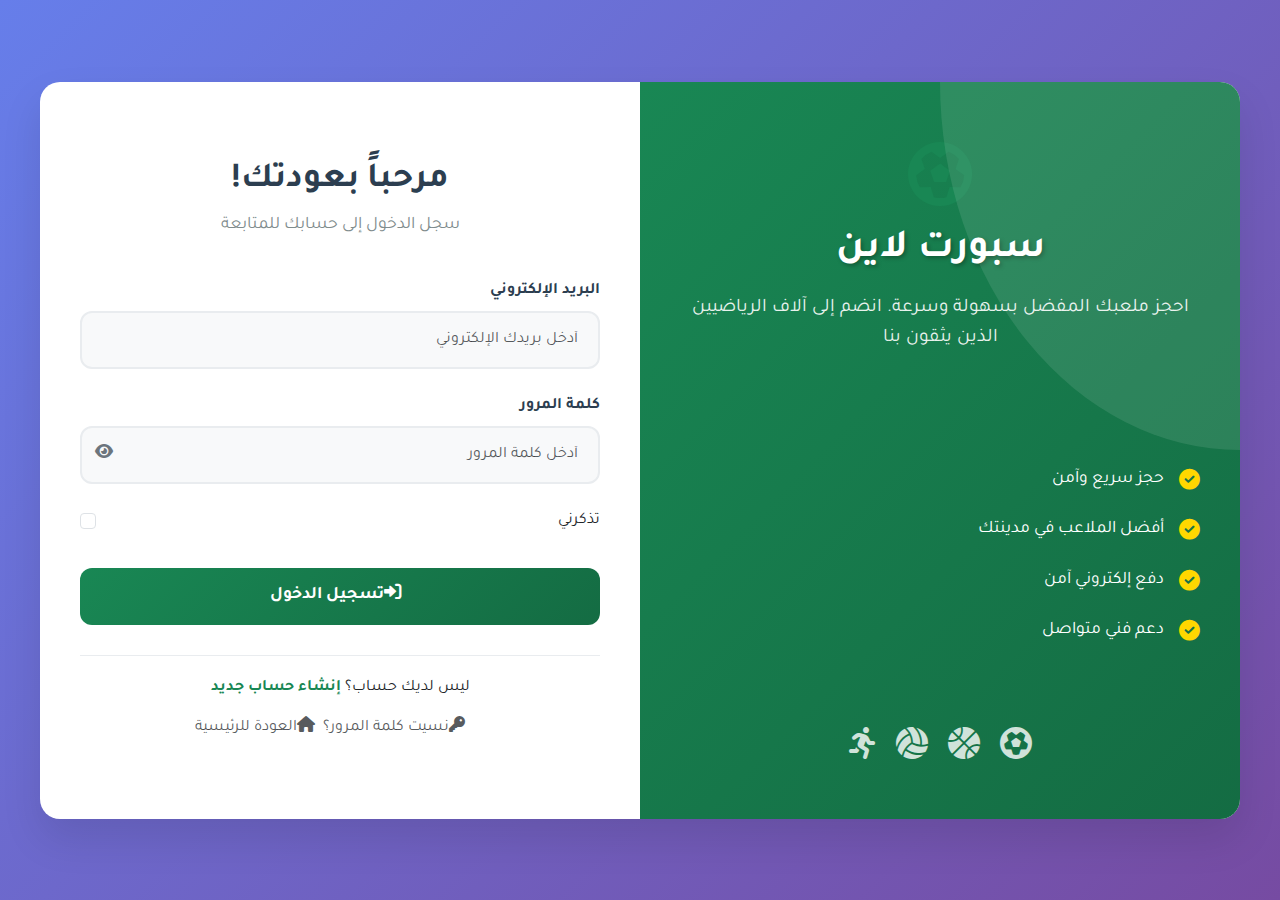
<file: owner_dashboard.html>
<!DOCTYPE html>
<html lang="ar" dir="rtl">
<head>
    <meta charset="UTF-8">
    <meta name="viewport" content="width=device-width, initial-scale=1.0">
    <title>لوحة تحكم صاحب الملعب</title>
    <link href="https://cdn.jsdelivr.net/npm/bootstrap@5.3.0/dist/css/bootstrap.min.css" rel="stylesheet">
    <link href="https://cdnjs.cloudflare.com/ajax/libs/font-awesome/6.0.0/css/all.min.css" rel="stylesheet">
    <link href="https://fonts.googleapis.com/css2?family=Tajawal:wght@300;400;500;700&display=swap" rel="stylesheet">
    <style>
        * {
            margin: 0;
            padding: 0;
            box-sizing: border-box;
        }
        
        body { 
            font-family: 'Tajawal', sans-serif; 
            background: linear-gradient(135deg, #f5f7fa 0%, #c3cfe2 100%);
            min-height: 100vh;
            padding: 15px;
        }
        
        .glass-card {
            background: rgba(255, 255, 255, 0.95);
            backdrop-filter: blur(10px);
            border-radius: 12px;
            border: 1px solid rgba(255, 255, 255, 0.2);
            box-shadow: 0 6px 20px rgba(0, 0, 0, 0.1);
        }
        
        .stat-card {
            text-align: center;
            padding: 1.5rem 1rem;
            border-radius: 12px;
            background: linear-gradient(135deg, #198754 0%, #146c43 100%);
            color: white;
            border: none;
        }
        
        .stat-number {
            font-size: 2rem;
            font-weight: bold;
            margin-bottom: 8px;
        }
        
        .stat-label {
            font-size: 0.85rem;
            opacity: 0.9;
        }
        
        .city-header {
            background: linear-gradient(135deg, #198754 0%, #146c43 100%);
            color: white;
            border-radius: 12px;
            padding: 1.5rem;
            margin-bottom: 1.5rem;
        }
        
        .table-container {
            background: rgba(255, 255, 255, 0.95);
            border-radius: 10px;
            overflow: hidden;
            box-shadow: 0 4px 12px rgba(0,0,0,0.1);
        }
        
        .table th {
            background: linear-gradient(135deg, #198754 0%, #146c43 100%);
            color: white;
            border: none;
            padding: 0.8rem 0.6rem;
            font-weight: 600;
            font-size: 0.9rem;
        }
        
        .table td {
            padding: 0.7rem 0.6rem;
            vertical-align: middle;
            border-color: #f1f3f4;
            font-size: 0.9rem;
        }
        
        .status-badge {
            padding: 5px 10px;
            border-radius: 15px;
            font-size: 0.75rem;
            font-weight: 600;
        }
        
        .badge-paid { 
            background: #d4edda;
            color: #155724;
        }
        
        .badge-pending { 
            background: #fff3cd;
            color: #856404;
        }
        
        .badge-confirmed { 
            background: #d1ecf1;
            color: #0c5460;
        }
        
        .badge-cancelled { 
            background: #f8d7da;
            color: #721c24;
        }
        
        .badge-completed {
            background: #d4edda;
            color: #155724;
        }
        
        .user-avatar {
            width: 35px;
            height: 35px;
            background: linear-gradient(135deg, #667eea 0%, #764ba2 100%);
            border-radius: 50%;
            display: flex;
            align-items: center;
            justify-content: center;
            color: white;
            font-weight: bold;
            margin-left: 8px;
            font-size: 0.8rem;
        }
        
        .loading-spinner {
            width: 2rem;
            height: 2rem;
            border: 3px solid #f3f3f3;
            border-top: 3px solid #198754;
            border-radius: 50%;
            animation: spin 1s linear infinite;
            margin: 0 auto;
        }
        
        @keyframes spin {
            0% { transform: rotate(0deg); }
            100% { transform: rotate(360deg); }
        }
        
        .nav-brand {
            font-weight: 700;
            font-size: 1.1rem;
        }
        
        .revenue-card {
            background: linear-gradient(135deg, #28a745 0%, #20c997 100%);
        }

        /* شريط التنقل المصغر */
        .navbar {
            padding: 0.5rem 0;
            margin-bottom: 1rem;
        }
        
        .navbar-brand {
            color: #000 !important;
            font-weight: 600;
        }
        
        .nav-link {
            color: #000 !important;
            font-weight: 500;
        }
        
        .btn-outline-light {
            border-color: #000;
            color: #000;
        }
        
        .btn-outline-light:hover {
            background-color: #000;
            color: #fff;
        }

        /* تصميمات جديدة للأزرار */
        .btn-action {
            padding: 4px 8px;
            font-size: 0.75rem;
            border-radius: 6px;
            transition: all 0.3s ease;
            margin: 2px;
        }

        .btn-action:hover {
            transform: translateY(-1px);
            box-shadow: 0 2px 6px rgba(0,0,0,0.15);
        }

        .btn-cancel {
            background: #dc3545;
            color: white;
            border: none;
        }

        .btn-cancel:hover {
            background: #c82333;
            color: white;
        }

        .btn-cancel:disabled {
            background: #6c757d;
            cursor: not-allowed;
            opacity: 0.6;
        }

        .btn-complete {
            background: #28a745;
            color: white;
            border: none;
        }

        .btn-complete:hover {
            background: #218838;
            color: white;
        }

        .btn-complete:disabled {
            background: #6c757d;
            cursor: not-allowed;
            opacity: 0.6;
        }

        .hidden-row {
            background-color: #f8f9fa !important;
            opacity: 0.6;
        }

        .hidden-row td {
            color: #6c757d !important;
            text-decoration: line-through;
        }

        .completed-row {
            background-color: #e8f5e8 !important;
        }

        .completed-row td {
            color: #155724 !important;
        }

        .payment-cash {
            border-left: 3px solid #28a745;
        }

        .payment-online {
            border-left: 3px solid #007bff;
        }

        .alert-custom {
            position: fixed;
            top: 20px;
            left: 50%;
            transform: translateX(-50%);
            z-index: 9999;
            min-width: 300px;
            text-align: center;
            box-shadow: 0 4px 12px rgba(0,0,0,0.15);
            animation: slideInDown 0.5s ease-out;
        }

        @keyframes slideInDown {
            from {
                transform: translateX(-50%) translateY(-100%);
                opacity: 0;
            }
            to {
                transform: translateX(-50%) translateY(0);
                opacity: 1;
            }
        }

        .btn-refresh {
            transition: all 0.3s ease;
        }
        
        .btn-refresh:hover {
            transform: rotate(180deg);
        }

        .actions-column {
            min-width: 120px;
        }
    </style>
</head>
<body>
    <!-- شريط التنقل المصغر -->
    <nav class="navbar navbar-light glass-card">
        <div class="container">
            <span class="navbar-brand mb-0 h6">
                <i class="fas fa-chart-line me-2"></i>لوحة التحكم
            </span>
            <div class="navbar-nav ms-auto d-flex align-items-center flex-row">
                <span class="nav-link mx-2" id="ownerWelcome">مرحباً!</span>
                <span class="badge bg-dark me-2" id="cityBadge"></span>
                <button class="btn btn-outline-light btn-sm" onclick="logout()">
                    <i class="fas fa-sign-out-alt me-1"></i> خروج
                </button>
            </div>
        </div>
    </nav>

    <div class="container">
        <!-- معلومات المدينة -->
        <div class="city-header">
            <div class="row align-items-center">
                <div class="col-md-8">
                    <h4 class="mb-2">
                        <i class="fas fa-city me-2"></i>
                        <span id="cityName">لوحة تحكم المدينة</span>
                    </h4>
                    <p class="mb-0" id="cityStats">
                        <i class="fas fa-spinner fa-spin me-2"></i>جاري تحميل الإحصائيات...
                    </p>
                </div>
                <div class="col-md-4 text-left">
                    <button class="btn btn-light btn-sm btn-refresh" onclick="refreshBookings()" id="refreshBtn">
                        <i class="fas fa-sync-alt me-1"></i> تحديث
                    </button>
                </div>
            </div>
        </div>

        <!-- الإحصائيات -->
        <div class="row mb-3">
            <div class="col-md-3 col-6 mb-2">
                <div class="stat-card">
                    <div class="stat-number" id="totalBookings">0</div>
                    <div class="stat-label">إجمالي الحجوزات</div>
                </div>
            </div>
            <div class="col-md-3 col-6 mb-2">
                <div class="stat-card">
                    <div class="stat-number" id="confirmedBookings">0</div>
                    <div class="stat-label">حجوزات مؤكدة</div>
                </div>
            </div>
            <div class="col-md-3 col-6 mb-2">
                <div class="stat-card">
                    <div class="stat-number" id="completedBookings">0</div>
                    <div class="stat-label">مكتملة</div>
                </div>
            </div>
            <div class="col-md-3 col-6 mb-2">
                <div class="stat-card revenue-card">
                    <div class="stat-number" id="totalRevenue">0</div>
                    <div class="stat-label">الإيرادات (درهم)</div>
                </div>
            </div>
        </div>

        <!-- قائمة الحجوزات -->
        <div class="glass-card">
            <div class="card-header bg-transparent border-0 py-2">
                <div class="row align-items-center">
                    <div class="col-md-6">
                        <h5 class="mb-0 text-dark">
                            <i class="fas fa-calendar-check me-2 text-success"></i> الحجوزات
                            <small class="text-muted ms-2" id="bookingsCount">(0 حجز)</small>
                        </h5>
                    </div>
                    <div class="col-md-6 text-left">
                        <div class="d-flex gap-2 justify-content-end">
                            <button class="btn btn-success btn-sm btn-refresh" onclick="refreshBookings()">
                                <i class="fas fa-sync-alt me-1"></i> تحديث
                            </button>
                        </div>
                    </div>
                </div>
            </div>
            <div class="card-body p-0">
                <div class="table-container">
                    <div class="table-responsive">
                        <table class="table table-hover align-middle mb-0">
                            <thead>
                                <tr>
                                    <th>#</th>
                                    <th>المستخدم</th>
                                    <th>الملعب</th>
                                    <th>التاريخ</th>
                                    <th>الوقت</th>
                                    <th>المبلغ</th>
                                    <th>الدفع</th>
                                    <th>حالة الدفع</th>
                                    <th>الحالة</th>
                                    <th class="actions-column">الإجراءات</th>
                                </tr>
                            </thead>
                            <tbody id="bookingsTable">
                                <tr>
                                    <td colspan="10" class="py-4">
                                        <div class="loading-spinner mb-2"></div>
                                        <p class="text-muted text-center">جاري تحميل البيانات...</p>
                                    </td>
                                </tr>
                            </tbody>
                        </table>
                    </div>
                </div>
            </div>
        </div>
    </div>

<script src="https://cdn.jsdelivr.net/npm/bootstrap@5.3.0/dist/js/bootstrap.bundle.min.js"></script>
<script>
let ownerData = null;
let allBookings = [];
let currentCancelBookingId = null;
let currentCompleteBookingId = null;

document.addEventListener('DOMContentLoaded', function() {
    console.log('🚀 بدء تحميل لوحة تحكم المالك...');
    loadOwnerData();
});

function loadOwnerData() {
    const userData = localStorage.getItem('currentUser');
    if (!userData) {
        console.log('❌ لا يوجد مستخدم مسجل - التوجيه إلى تسجيل الدخول');
        window.location.href = 'login.html';
        return;
    }
    
    try {
        ownerData = JSON.parse(userData);
        console.log('✅ بيانات المالك:', ownerData);
        
        if (ownerData.role !== 'owner') {
            console.log('❌ المستخدم ليس مالك - التوجيه إلى الخريطة');
            window.location.href = 'map.html';
            return;
        }
        
        document.getElementById('ownerWelcome').textContent = `مرحباً ${ownerData.name}`;
        document.getElementById('cityName').textContent = `لوحة تحكم ${ownerData.city}`;
        document.getElementById('cityBadge').textContent = ownerData.city;
        
        loadRealData();
    } catch (error) {
        console.error('❌ خطأ في تحليل بيانات المستخدم:', error);
        window.location.href = 'login.html';
    }
}

function loadRealData() {
    console.log('📊 جاري تحميل بيانات الحجوزات...');
    document.getElementById('cityStats').innerHTML = '<i class="fas fa-spinner fa-spin me-2"></i>جاري تحميل البيانات...';

    // إضافة تأثير التحميل على زر التحديث
    const refreshBtn = document.querySelector('.btn-refresh');
    refreshBtn.disabled = true;
    refreshBtn.innerHTML = '<i class="fas fa-spinner fa-spin me-1"></i> جاري التحديث';

    fetch('php/owner_dashboard.php')
    .then(res => {
        console.log('📡 حالة الاستجابة:', res.status, res.statusText);
        return res.json();
    })
    .then(data => {
        console.log('✅ بيانات الحجوزات:', data);
        if (data.success) {
            allBookings = data.data;
            displayOwnerBookings(allBookings);
            updateOwnerStats(allBookings);
            
            const paidCount = allBookings.filter(b => b.payment_status === 'paid').length;
            const activeCount = allBookings.filter(b => b.status === 'confirmed').length;
            const completedCount = allBookings.filter(b => b.status === 'completed').length;
            document.getElementById('cityStats').textContent = 
                `${allBookings.length} حجز • ${paidCount} مدفوع • ${activeCount} نشط • ${completedCount} مكتمل`;
        } else {
            console.error('❌ خطأ من الخادم:', data.message);
            displayNoData();
        }
    })
    .catch(err => {
        console.error('❌ خطأ في تحميل البيانات:', err);
        displayNoData();
    })
    .finally(() => {
        // إعادة تمكين زر التحديث
        refreshBtn.disabled = false;
        refreshBtn.innerHTML = '<i class="fas fa-sync-alt me-1"></i> تحديث';
    });
}

function displayOwnerBookings(bookings) {
    const tbody = document.getElementById('bookingsTable');
    
    if (bookings.length === 0) {
        displayNoData();
        return;
    }

    // فرز الحجوزات: الحجوزات الملغاة في الأسفل، المكتملة في الأعلى
    const sortedBookings = [...bookings].sort((a, b) => {
        if (a.status === 'cancelled' && b.status !== 'cancelled') return 1;
        if (a.status !== 'cancelled' && b.status === 'cancelled') return -1;
        if (a.status === 'completed' && b.status !== 'completed') return -1;
        if (a.status !== 'completed' && b.status === 'completed') return 1;
        return new Date(b.reservation_date) - new Date(a.reservation_date);
    });

    tbody.innerHTML = sortedBookings.map(b => `
        <tr class="${b.status === 'cancelled' ? 'hidden-row' : ''} ${b.status === 'completed' ? 'completed-row' : ''} ${b.payment_method === 'cash' ? 'payment-cash' : 'payment-online'}">
            <td class="fw-bold">#${b.id}</td>
            <td>
                <div class="d-flex align-items-center">
                    <div class="user-avatar">
                        ${b.user_name ? b.user_name.charAt(0).toUpperCase() : 'U'}
                    </div>
                    <div>
                        <div class="fw-bold">${b.user_name || 'مستخدم'}</div>
                        <small class="text-muted">${b.user_phone || ''}</small>
                    </div>
                </div>
            </td>
            <td class="fw-bold">${b.field_name}</td>
            <td>${formatDate(b.reservation_date)}</td>
            <td>${b.start_time} - ${b.end_time}</td>
            <td class="fw-bold text-success">${b.total_price} درهم</td>
            <td>
                ${b.payment_method === 'online' ? 
                    '<i class="fas fa-credit-card text-primary" title="دفع إلكتروني"></i>' : 
                    '<i class="fas fa-money-bill-wave text-success" title="دفع نقدي"></i>'}
                <small class="d-block text-muted">${b.payment_method === 'online' ? 'إلكتروني' : 'نقدي'}</small>
            </td>
            <td>
                <span class="status-badge ${getPaymentStatusClass(b.payment_status)}">
                    ${getPaymentStatusText(b.payment_status)}
                </span>
            </td>
            <td>
                <span class="status-badge ${getStatusClass(b.status)}">
                    ${getStatusText(b.status)}
                </span>
            </td>
            <td>
                <div class="d-flex flex-column gap-1">
                    ${b.status !== 'cancelled' && b.status !== 'completed' ? `
                        ${b.payment_method === 'cash' && b.payment_status === 'pending' ? `
                            <button class="btn btn-complete btn-action" onclick="openCompleteModal(${b.id}, '${b.user_name}', '${b.field_name}', '${b.reservation_date}', '${b.start_time}', '${b.end_time}', ${b.total_price})"
                                    title="تأكيد استلام الدفع النقدي">
                                <i class="fas fa-check-circle me-1"></i>تم الدفع
                            </button>
                        ` : ''}
                        
                        <button class="btn btn-cancel btn-action" onclick="openCancelModal(${b.id}, '${b.user_name}', '${b.field_name}', '${b.reservation_date}', '${b.start_time}', '${b.end_time}')" 
                                ${isPastBooking(b.reservation_date, b.start_time) ? 'disabled' : ''}
                                title="${isPastBooking(b.reservation_date, b.start_time) ? 'لا يمكن إلغاء الحجز المنتهي' : 'إلغاء الحجز'}">
                            <i class="fas fa-times"></i>
                            ${isPastBooking(b.reservation_date, b.start_time) ? 'منتهي' : 'إلغاء'}
                        </button>
                    ` : `
                        <span class="text-muted small text-center">
                            <i class="fas ${b.status === 'completed' ? 'fa-check-circle text-success' : 'fa-ban'} me-1"></i>
                            ${b.status === 'completed' ? 'مكتمل' : 'ملغى'}
                        </span>
                    `}
                </div>
            </td>
        </tr>
    `).join('');

    console.log(`✅ تم عرض ${bookings.length} حجز`);
}

function displayNoData() {
    const tbody = document.getElementById('bookingsTable');
    tbody.innerHTML = `
        <tr>
            <td colspan="10" class="py-4 text-center">
                <i class="fas fa-inbox fa-2x text-muted mb-2"></i>
                <p class="text-muted mb-0">لم يتم تسجيل أي حجوزات في مدينة ${ownerData.city} بعد</p>
                <button class="btn btn-success btn-sm mt-2" onclick="window.location.href='map.html'">
                    <i class="fas fa-plus me-1"></i>عرض الملاعب
                </button>
            </td>
        </tr>`;
    
    document.getElementById('cityStats').textContent = 'لا توجد حجوزات';
    updateOwnerStats([]);
}

function updateOwnerStats(bookings) {
    const totalBookings = bookings.length;
    const confirmedBookings = bookings.filter(b => b.status === 'confirmed').length;
    const completedBookings = bookings.filter(b => b.status === 'completed').length;
    const totalRevenue = bookings
        .filter(b => b.payment_status === 'paid' || b.status === 'completed')
        .reduce((sum, b) => sum + parseFloat(b.total_price || 0), 0);

    document.getElementById('totalBookings').textContent = totalBookings;
    document.getElementById('confirmedBookings').textContent = confirmedBookings;
    document.getElementById('completedBookings').textContent = completedBookings;
    document.getElementById('totalRevenue').textContent = totalRevenue.toFixed(0);
    
    document.getElementById('bookingsCount').textContent = `(${totalBookings} حجز)`;

    console.log(`📊 الإحصائيات: ${totalBookings} إجمالي, ${confirmedBookings} مؤكد, ${completedBookings} مكتمل, ${totalRevenue} إيرادات`);
}

function formatDate(dateString) {
    try {
        const date = new Date(dateString);
        return date.toLocaleDateString('ar-EG', { 
            year: 'numeric', 
            month: 'long', 
            day: 'numeric' 
        });
    } catch (error) {
        console.error('❌ خطأ في تنسيق التاريخ:', error);
        return dateString;
    }
}

function getPaymentStatusClass(status) {
    const classes = { 
        paid: 'badge-paid', 
        pending: 'badge-pending',
        failed: 'badge-cancelled'
    };
    return classes[status] || 'badge-pending';
}

function getPaymentStatusText(status) {
    const texts = { 
        paid: 'مدفوع', 
        pending: 'بانتظار الدفع',
        failed: 'فاشل'
    };
    return texts[status] || status;
}

function getStatusClass(status) {
    const classes = { 
        pending: 'badge-pending', 
        confirmed: 'badge-confirmed', 
        completed: 'badge-completed', 
        cancelled: 'badge-cancelled' 
    };
    return classes[status] || 'badge-pending';
}

function getStatusText(status) {
    const texts = { 
        pending: 'في الانتظار', 
        confirmed: 'مؤكد', 
        completed: 'مكتمل', 
        cancelled: 'ملغى' 
    };
    return texts[status] || status;
}

function isPastBooking(date, time) {
    try {
        const bookingDateTime = new Date(`${date}T${time}`);
        const now = new Date();
        return bookingDateTime < now;
    } catch (error) {
        console.error('❌ خطأ في التحقق من وقت الحجز:', error);
        return false;
    }
}

function openCompleteModal(bookingId, userName, fieldName, date, startTime, endTime, totalPrice) {
    currentCompleteBookingId = bookingId;
    
    // تنظيف البيانات من الأحرف الخاصة
    userName = userName.replace(/'/g, "\\'");
    fieldName = fieldName.replace(/'/g, "\\'");
    
    const modalContent = `
        <div class="modal-header">
            <h5 class="modal-title text-success">
                <i class="fas fa-check-circle me-2"></i>تأكيد استلام الدفع
            </h5>
            <button type="button" class="btn-close" data-bs-dismiss="modal"></button>
        </div>
        <div class="modal-body">
            <div class="alert alert-success">
                <i class="fas fa-info-circle me-2"></i>
                <strong>ملاحظة:</strong> تأكيد استلام المبلغ النقدي من العميل
            </div>
            
            <div class="booking-info p-3 border rounded">
                <h6>معلومات الحجز:</h6>
                <p><strong>المستخدم:</strong> ${userName}</p>
                <p><strong>الملعب:</strong> ${fieldName}</p>
                <p><strong>التاريخ:</strong> ${formatDate(date)}</p>
                <p><strong>الوقت:</strong> ${startTime} - ${endTime}</p>
                <p><strong>المبلغ المستلم:</strong> <span class="fw-bold text-success">${totalPrice} درهم</span></p>
                <p><strong>رقم الحجز:</strong> #${bookingId}</p>
            </div>
            
            <div class="mt-3">
                <div class="form-check">
                    <input class="form-check-input" type="checkbox" id="confirmPayment">
                    <label class="form-check-label" for="confirmPayment">
                        أؤكد أنني استلمت المبلغ النقدي من العميل
                    </label>
                </div>
            </div>
        </div>
        <div class="modal-footer">
            <button type="button" class="btn btn-secondary" data-bs-dismiss="modal">تراجع</button>
            <button type="button" class="btn btn-success" id="confirmCompleteBtn" onclick="confirmCompleteBooking()" disabled>
                <i class="fas fa-check me-1"></i>تأكيد الاستلام
            </button>
        </div>
    `;
    
    // إنشاء المودال ديناميكياً إذا لم يكن موجوداً
    let modal = document.getElementById('completeBookingModal');
    if (!modal) {
        modal = document.createElement('div');
        modal.className = 'modal fade';
        modal.id = 'completeBookingModal';
        modal.innerHTML = `
            <div class="modal-dialog">
                <div class="modal-content">
                    ${modalContent}
                </div>
            </div>
        `;
        document.body.appendChild(modal);
        
        // إضافة حدث للتأكيد
        modal.addEventListener('shown.bs.modal', function() {
            const confirmCheckbox = document.getElementById('confirmPayment');
            const confirmBtn = document.getElementById('confirmCompleteBtn');
            
            confirmCheckbox.addEventListener('change', function() {
                confirmBtn.disabled = !this.checked;
            });
        });
    } else {
        modal.querySelector('.modal-content').innerHTML = modalContent;
    }
    
    // عرض المودال
    const bsModal = new bootstrap.Modal(modal);
    bsModal.show();
    
    console.log(`💰 فتح نافذة تأكيد الدفع للحجز #${bookingId}`);
}

function openCancelModal(bookingId, userName, fieldName, date, startTime, endTime) {
    currentCancelBookingId = bookingId;
    
    // تنظيف البيانات من الأحرف الخاصة
    userName = userName.replace(/'/g, "\\'");
    fieldName = fieldName.replace(/'/g, "\\'");
    
    const modalContent = `
        <div class="modal-header">
            <h5 class="modal-title text-danger">
                <i class="fas fa-exclamation-triangle me-2"></i>تأكيد إلغاء الحجز
            </h5>
            <button type="button" class="btn-close" data-bs-dismiss="modal"></button>
        </div>
        <div class="modal-body">
            <div class="alert alert-warning">
                <i class="fas fa-info-circle me-2"></i>
                <strong>تنبيه:</strong> هذا الإجراء لا يمكن التراجع عنه
            </div>
            
            <div class="booking-info p-3 border rounded">
                <h6>معلومات الحجز:</h6>
                <p><strong>المستخدم:</strong> ${userName}</p>
                <p><strong>الملعب:</strong> ${fieldName}</p>
                <p><strong>التاريخ:</strong> ${formatDate(date)}</p>
                <p><strong>الوقت:</strong> ${startTime} - ${endTime}</p>
                <p><strong>رقم الحجز:</strong> #${bookingId}</p>
            </div>
            
            <div class="mt-3">
                <label for="cancelReason" class="form-label">سبب الإلغاء (اختياري):</label>
                <textarea class="form-control" id="cancelReason" rows="2" placeholder="أدخل سبب الإلغاء إذا رغبت..."></textarea>
            </div>
        </div>
        <div class="modal-footer">
            <button type="button" class="btn btn-secondary" data-bs-dismiss="modal">تراجع</button>
            <button type="button" class="btn btn-danger" onclick="confirmCancelBooking()">
                <i class="fas fa-check me-1"></i>تأكيد الإلغاء
            </button>
        </div>
    `;
    
    // إنشاء المودال ديناميكياً إذا لم يكن موجوداً
    let modal = document.getElementById('cancelBookingModal');
    if (!modal) {
        modal = document.createElement('div');
        modal.className = 'modal fade';
        modal.id = 'cancelBookingModal';
        modal.innerHTML = `
            <div class="modal-dialog">
                <div class="modal-content">
                    ${modalContent}
                </div>
            </div>
        `;
        document.body.appendChild(modal);
    } else {
        modal.querySelector('.modal-content').innerHTML = modalContent;
    }
    
    // عرض المودال
    const bsModal = new bootstrap.Modal(modal);
    bsModal.show();
    
    console.log(`📝 فتح نافذة إلغاء الحجز #${bookingId}`);
}

async function confirmCompleteBooking() {
    if (!currentCompleteBookingId) {
        showAlert('لم يتم تحديد حجز للتأكيد', 'error');
        return;
    }
    
    try {
        console.log(`🔄 محاولة تأكيد استلام الدفع للحجز #${currentCompleteBookingId}`);
        
        const formData = new FormData();
        formData.append('action', 'complete_booking');
        formData.append('booking_id', currentCompleteBookingId);

        const response = await fetch('php/owner_dashboard.php', {
            method: 'POST',
            body: formData
        });

        // التحقق من نوع المحتوى أولاً
        const contentType = response.headers.get('content-type');
        if (!contentType || !contentType.includes('application/json')) {
            const text = await response.text();
            console.error('❌ الخادم أرجع HTML بدلاً من JSON:', text.substring(0, 500));
            throw new Error('استجابة غير صالحة من الخادم - تأكد من أن الملف PHP يعمل بشكل صحيح');
        }

        const data = await response.json();

        if (data.success) {
            showAlert('تم تأكيد استلام الدفع بنجاح', 'success');
            console.log(`✅ تم تأكيد استلام الدفع للحجز #${currentCompleteBookingId} بنجاح`);
            
            // إغلاق المودال
            const modal = bootstrap.Modal.getInstance(document.getElementById('completeBookingModal'));
            if (modal) {
                modal.hide();
            }
            
            // إعادة تحميل البيانات بعد ثانية
            setTimeout(() => {
                refreshBookings();
            }, 1000);
        } else {
            throw new Error(data.message || 'فشل في تأكيد استلام الدفع');
        }
    } catch (error) {
        console.error('❌ خطأ في تأكيد استلام الدفع:', error);
        showAlert('فشل في تأكيد استلام الدفع: ' + error.message, 'error');
    }
}

async function confirmCancelBooking() {
    if (!currentCancelBookingId) {
        showAlert('لم يتم تحديد حجز للإلغاء', 'error');
        return;
    }
    
    const reason = document.getElementById('cancelReason')?.value || '';
    
    try {
        console.log(`🔄 محاولة إلغاء الحجز #${currentCancelBookingId}`);
        
        const formData = new FormData();
        formData.append('action', 'cancel_booking');
        formData.append('booking_id', currentCancelBookingId);
        formData.append('reason', reason);

        const response = await fetch('php/owner_dashboard.php', {
            method: 'POST',
            body: formData
        });

        // التحقق من نوع المحتوى أولاً
        const contentType = response.headers.get('content-type');
        if (!contentType || !contentType.includes('application/json')) {
            const text = await response.text();
            console.error('❌ الخادم أرجع HTML بدلاً من JSON:', text.substring(0, 500));
            throw new Error('استجابة غير صالحة من الخادم - تأكد من أن الملف PHP يعمل بشكل صحيح');
        }

        const data = await response.json();

        if (data.success) {
            showAlert('تم إلغاء الحجز بنجاح', 'success');
            console.log(`✅ تم إلغاء الحجز #${currentCancelBookingId} بنجاح`);
            
            // إغلاق المودال
            const modal = bootstrap.Modal.getInstance(document.getElementById('cancelBookingModal'));
            if (modal) {
                modal.hide();
            }
            
            // إعادة تحميل البيانات بعد ثانية
            setTimeout(() => {
                refreshBookings();
            }, 1000);
        } else {
            throw new Error(data.message || 'فشل في إلغاء الحجز');
        }
    } catch (error) {
        console.error('❌ خطأ في إلغاء الحجز:', error);
        showAlert('فشل في إلغاء الحجز: ' + error.message, 'error');
    }
}

function showAlert(message, type = 'info') {
    // إزالة أي تنبيهات سابقة
    const existingAlerts = document.querySelectorAll('.alert-custom');
    existingAlerts.forEach(alert => alert.remove());

    const alertDiv = document.createElement('div');
    alertDiv.className = `alert-custom alert alert-${type} alert-dismissible fade show`;
    
    const icon = {
        'success': 'fa-check-circle',
        'error': 'fa-exclamation-triangle',
        'warning': 'fa-exclamation-circle',
        'info': 'fa-info-circle'
    }[type];
    
    alertDiv.innerHTML = `
        <i class="fas ${icon} me-2"></i>
        ${message}
        <button type="button" class="btn-close" data-bs-dismiss="alert"></button>
    `;
    
    document.body.appendChild(alertDiv);
    
    // إغلاق التنبيه تلقائياً بعد 5 ثواني
    setTimeout(() => {
        if (alertDiv.parentElement) {
            alertDiv.remove();
        }
    }, 5000);
}

function refreshBookings() {
    console.log('🔄 تحديث البيانات...');
    loadRealData();
}

function logout() {
    if (confirm('هل أنت متأكد من تسجيل الخروج؟')) {
        console.log('🚪 تسجيل الخروج...');
        localStorage.removeItem('currentUser');
        window.location.href = 'login.html';
    }
}

// تحديث تلقائي كل دقيقتين
setInterval(() => {
    if (document.visibilityState === 'visible') {
        console.log('🔄 تحديث تلقائي للبيانات...');
        refreshBookings();
    }
}, 120000);

// إضافة تأثير عند التحميل
document.addEventListener('DOMContentLoaded', function() {
    console.log('✅ لوحة تحكم المالك جاهزة');
});
</script>
</body>
</html>
</file>
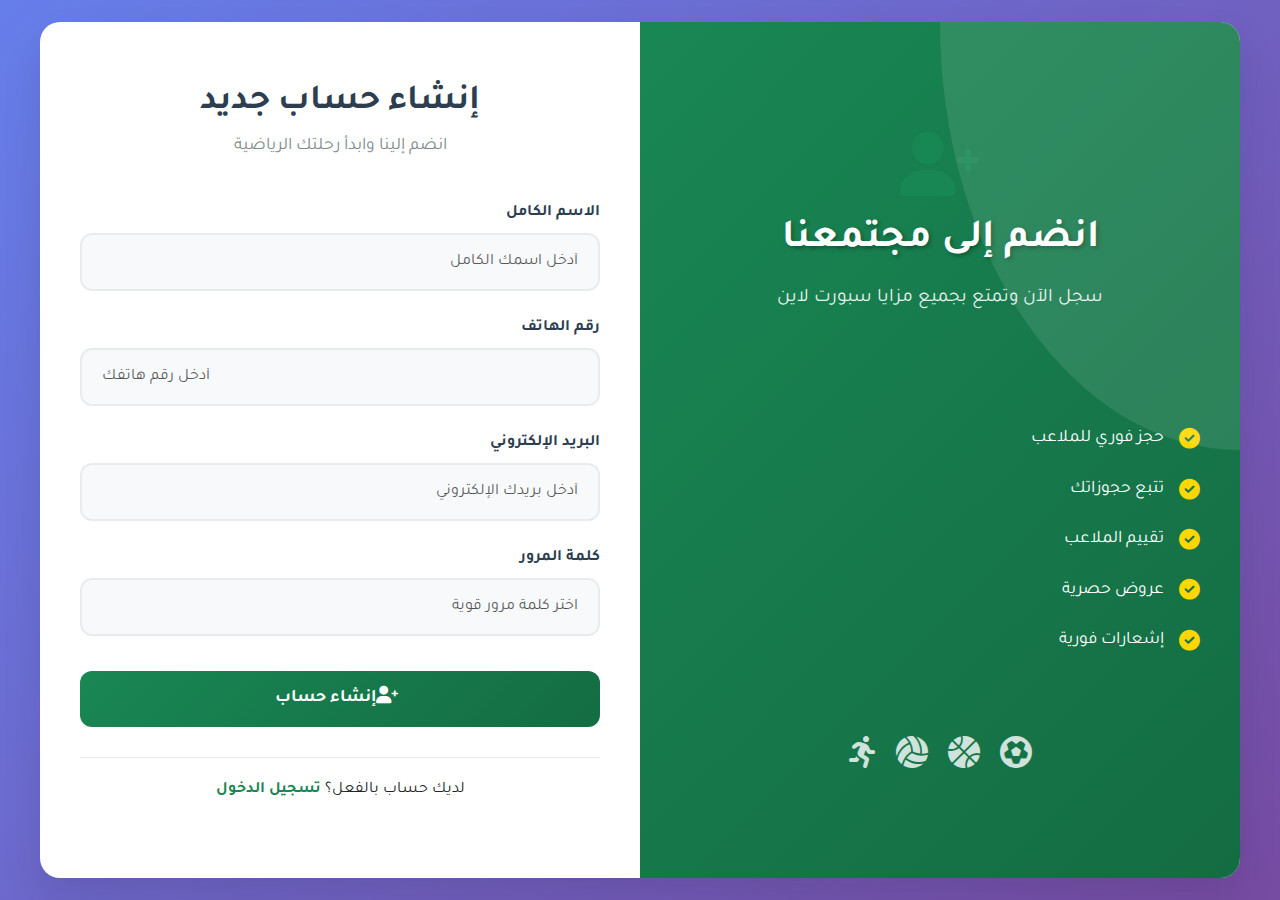
<file: register.html>
<!DOCTYPE html>
<html lang="ar" dir="rtl">
<head>
    <meta charset="UTF-8">
    <meta name="viewport" content="width=device-width, initial-scale=1.0">
    <title>إنشاء حساب - سبورت لاين</title>
    <link href="https://cdn.jsdelivr.net/npm/bootstrap@5.3.0/dist/css/bootstrap.min.css" rel="stylesheet">
    <link href="https://cdnjs.cloudflare.com/ajax/libs/font-awesome/6.0.0/css/all.min.css" rel="stylesheet">
    <link href="https://fonts.googleapis.com/css2?family=Tajawal:wght@300;400;500;700&display=swap" rel="stylesheet">
    <style>
        * {
            margin: 0;
            padding: 0;
            box-sizing: border-box;
        }

        body {
            font-family: 'Tajawal', sans-serif;
            background: linear-gradient(135deg, #667eea 0%, #764ba2 100%);
            min-height: 100vh;
            display: flex;
            align-items: center;
            justify-content: center;
            padding: 20px;
        }

        .register-container {
            display: flex;
            max-width: 1200px;
            width: 100%;
            background: white;
            border-radius: 20px;
            box-shadow: 0 20px 40px rgba(0,0,0,0.1);
            overflow: hidden;
            min-height: 700px;
        }

        .welcome-section {
            flex: 1;
            background: linear-gradient(135deg, #198754 0%, #146c43 100%);
            color: white;
            padding: 60px 40px;
            display: flex;
            flex-direction: column;
            justify-content: center;
            position: relative;
            overflow: hidden;
        }

        .welcome-section::before {
            content: '';
            position: absolute;
            top: -50%;
            right: -50%;
            width: 100%;
            height: 100%;
            background: rgba(255,255,255,0.1);
            border-radius: 50%;
        }

        .register-section {
            flex: 1;
            padding: 60px 40px;
            display: flex;
            flex-direction: column;
            justify-content: center;
        }

        .logo {
            text-align: center;
            margin-bottom: 40px;
        }

        .logo-icon {
            font-size: 4rem;
            margin-bottom: 20px;
            color: #198754;
        }

        .welcome-title {
            font-size: 2.5rem;
            font-weight: 700;
            margin-bottom: 20px;
            text-shadow: 2px 2px 4px rgba(0,0,0,0.3);
        }

        .welcome-subtitle {
            font-size: 1.2rem;
            margin-bottom: 30px;
            opacity: 0.9;
            line-height: 1.6;
        }

        .features-list {
            list-style: none;
            margin: 30px 0;
        }

        .features-list li {
            padding: 12px 0;
            font-size: 1.1rem;
            display: flex;
            align-items: center;
        }

        .features-list li i {
            margin-left: 15px;
            font-size: 1.3rem;
            color: #ffd700;
        }

        .register-title {
            font-size: 2.2rem;
            font-weight: 700;
            color: #2c3e50;
            margin-bottom: 10px;
            text-align: center;
        }

        .register-subtitle {
            color: #7f8c8d;
            text-align: center;
            margin-bottom: 40px;
            font-size: 1.1rem;
        }

        .form-group {
            margin-bottom: 25px;
        }

        .form-label {
            font-weight: 600;
            color: #2c3e50;
            margin-bottom: 8px;
            font-size: 1rem;
        }

        .form-control {
            border: 2px solid #e9ecef;
            border-radius: 12px;
            padding: 15px 20px;
            font-size: 1rem;
            transition: all 0.3s ease;
            background: #f8f9fa;
        }

        .form-control:focus {
            border-color: #198754;
            box-shadow: 0 0 0 0.2rem rgba(25, 135, 84, 0.25);
            background: white;
        }

        .btn-register {
            background: linear-gradient(135deg, #198754 0%, #146c43 100%);
            color: white;
            border: none;
            padding: 15px 30px;
            border-radius: 12px;
            font-size: 1.1rem;
            font-weight: 600;
            width: 100%;
            transition: all 0.3s ease;
            margin-top: 10px;
        }

        .btn-register:hover {
            transform: translateY(-2px);
            box-shadow: 0 8px 20px rgba(25, 135, 84, 0.3);
        }

        .btn-register:active {
            transform: translateY(0);
        }

        .login-link {
            text-align: center;
            margin-top: 30px;
            padding-top: 20px;
            border-top: 1px solid #e9ecef;
        }

        .login-link a {
            color: #198754;
            text-decoration: none;
            font-weight: 600;
            transition: color 0.3s ease;
        }

        .login-link a:hover {
            color: #146c43;
            text-decoration: underline;
        }

        .sports-icons {
            display: flex;
            justify-content: center;
            gap: 20px;
            margin-top: 40px;
            opacity: 0.8;
        }

        .sports-icons i {
            font-size: 2rem;
            animation: float 3s ease-in-out infinite;
        }

        @keyframes float {
            0%, 100% { transform: translateY(0); }
            50% { transform: translateY(-10px); }
        }

        @media (max-width: 768px) {
            .register-container {
                flex-direction: column;
                min-height: auto;
            }
            
            .welcome-section, .register-section {
                padding: 40px 20px;
            }
            
            .welcome-title {
                font-size: 2rem;
            }
            
            .register-title {
                font-size: 1.8rem;
            }
        }
    </style>
</head>
<body>
    <div class="register-container">
        <!-- قسم الترحيب -->
        <div class="welcome-section">
            <div class="logo">
                <i class="fas fa-user-plus logo-icon"></i>
                <h1 class="welcome-title">انضم إلى مجتمعنا</h1>
                <p class="welcome-subtitle">
                    سجل الآن وتمتع بجميع مزايا سبورت لاين
                </p>
            </div>

            <ul class="features-list">
                <li>
                    <i class="fas fa-check-circle"></i>
                    <span>حجز فوري للملاعب</span>
                </li>
                <li>
                    <i class="fas fa-check-circle"></i>
                    <span>تتبع حجوزاتك</span>
                </li>
                <li>
                    <i class="fas fa-check-circle"></i>
                    <span>تقييم الملاعب</span>
                </li>
                <li>
                    <i class="fas fa-check-circle"></i>
                    <span>عروض حصرية</span>
                </li>
                <li>
                    <i class="fas fa-check-circle"></i>
                    <span>إشعارات فورية</span>
                </li>
            </ul>

            <div class="sports-icons">
                <i class="fas fa-futbol"></i>
                <i class="fas fa-basketball-ball"></i>
                <i class="fas fa-volleyball-ball"></i>
                <i class="fas fa-running"></i>
            </div>
        </div>

        <!-- قسم إنشاء الحساب -->
        <div class="register-section">
            <div>
                <h2 class="register-title">إنشاء حساب جديد</h2>
                <p class="register-subtitle">انضم إلينا وابدأ رحلتك الرياضية</p>

                <form id="registerForm">
                    <div class="form-group">
                        <label class="form-label">الاسم الكامل</label>
                        <input type="text" class="form-control" name="full_name" required 
                               placeholder="أدخل اسمك الكامل">
                    </div>

                    <div class="form-group">
                        <label class="form-label">رقم الهاتف</label>
                        <input type="tel" class="form-control" name="phone" required 
                               placeholder="أدخل رقم هاتفك">
                    </div>

                    <div class="form-group">
                        <label class="form-label">البريد الإلكتروني</label>
                        <input type="email" class="form-control" name="email" required 
                               placeholder="أدخل بريدك الإلكتروني">
                    </div>

                    <div class="form-group">
                        <label class="form-label">كلمة المرور</label>
                        <input type="password" class="form-control" name="password" required 
                               placeholder="اختر كلمة مرور قوية">
                    </div>

                    <button type="button" class="btn btn-register" onclick="handleRegister()">
                        <i class="fas fa-user-plus me-2"></i>إنشاء حساب
                    </button>
                </form>

                <div class="login-link">
                    <p>لديك حساب بالفعل؟ 
                        <a href="login.html">تسجيل الدخول</a>
                    </p>
                </div>
            </div>
        </div>
    </div>

    <div class="alert-container" id="alertContainer"></div>

    <script>
        async function handleRegister() {
            const form = document.getElementById('registerForm');
            const submitBtn = form.querySelector('button');
            const originalText = submitBtn.innerHTML;
            
            try {
                // عرض حالة التحميل
                submitBtn.innerHTML = '<i class="fas fa-spinner fa-spin me-2"></i>جاري إنشاء الحساب...';
                submitBtn.disabled = true;
                
                const formData = new FormData(form);
                
                const response = await fetch('php/register.php', {
                    method: 'POST',
                    body: formData
                });
                
                const data = await response.json();
                
                if (data.success) {
                    // ✅ تم التعديل: لا تسجيل دخول تلقائي
                    showAlert('تم إنشاء الحساب بنجاح! جاري توجيهك لصفحة تسجيل الدخول...', 'success');
                    
                    // التوجيه لصفحة تسجيل الدخول بعد نجاح التسجيل
                    setTimeout(() => {
                        window.location.href = 'login.html';
                    }, 2000);
                } else {
                    showAlert('خطأ: ' + data.message, 'error');
                }
            } catch (error) {
                console.error('❌ خطأ في التسجيل:', error);
                showAlert('حدث خطأ في الاتصال بالخادم', 'error');
            } finally {
                // إعادة تعيين الزر
                submitBtn.innerHTML = '<i class="fas fa-user-plus me-2"></i>إنشاء حساب';
                submitBtn.disabled = false;
            }
        }

        function showAlert(message, type = 'info') {
            const alertContainer = document.getElementById('alertContainer');
            const alertClass = {
                'success': 'alert-success',
                'error': 'alert-danger',
                'warning': 'alert-warning',
                'info': 'alert-info'
            }[type];
            
            const icon = {
                'success': 'fa-check-circle',
                'error': 'fa-exclamation-triangle',
                'warning': 'fa-exclamation-circle',
                'info': 'fa-info-circle'
            }[type];
            
            const alertDiv = document.createElement('div');
            alertDiv.className = `alert ${alertClass} alert-dismissible fade show`;
            alertDiv.style.cssText = `
                position: fixed;
                top: 20px;
                left: 50%;
                transform: translateX(-50%);
                z-index: 9999;
                min-width: 300px;
            `;
            
            alertDiv.innerHTML = `
                <i class="fas ${icon} me-2"></i>
                ${message}
                <button type="button" class="btn-close" data-bs-dismiss="alert"></button>
            `;
            
            alertContainer.innerHTML = '';
            alertContainer.appendChild(alertDiv);
            
            // إزالة التنبيه تلقائياً بعد 5 ثواني
            setTimeout(() => {
                if (alertDiv.parentElement) {
                    alertDiv.remove();
                }
            }, 5000);
        }

        // السماح بالدخول بالزر Enter
        document.getElementById('registerForm').addEventListener('keypress', function(e) {
            if (e.key === 'Enter') {
                handleRegister();
            }
        });
    </script>

    <!-- Bootstrap JS -->
    <script src="https://cdn.jsdelivr.net/npm/bootstrap@5.3.0/dist/js/bootstrap.bundle.min.js"></script>
</body>
</html>
</file>
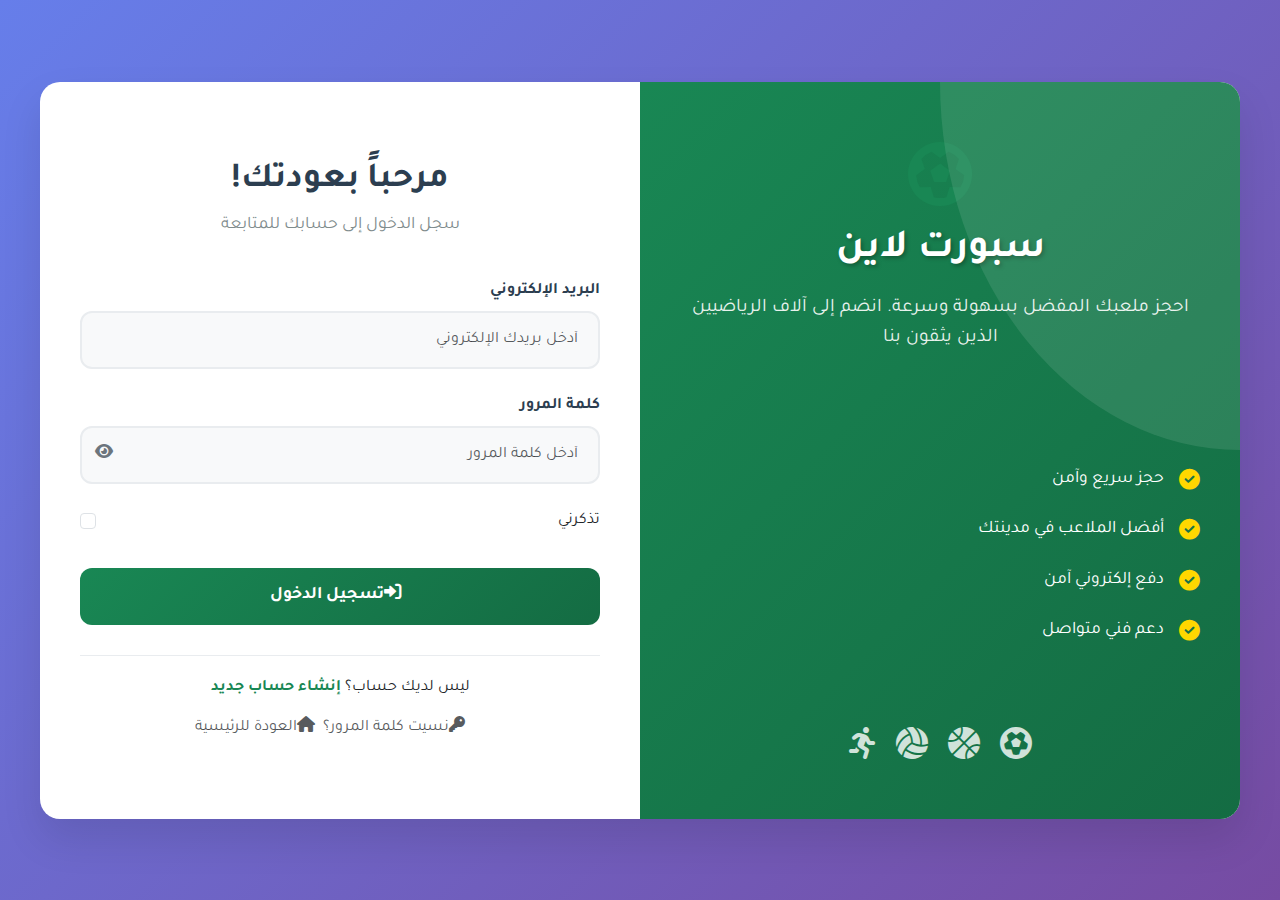
<file: user_dashboard.html>
<!DOCTYPE html>
<html lang="ar" dir="rtl">
<head>
    <meta charset="UTF-8">
    <meta name="viewport" content="width=device-width, initial-scale=1.0">
    <title>لوحة التحكم - سبورت لاين</title>
    <link href="https://cdn.jsdelivr.net/npm/bootstrap@5.3.0/dist/css/bootstrap.min.css" rel="stylesheet">
    <link href="https://cdnjs.cloudflare.com/ajax/libs/font-awesome/6.0.0/css/all.min.css" rel="stylesheet">
    <link href="https://fonts.googleapis.com/css2?family=Tajawal:wght@400;500;700&display=swap" rel="stylesheet">
    <style>
        * {
            margin: 0;
            padding: 0;
            box-sizing: border-box;
        }
        body {
            font-family: 'Tajawal', sans-serif;
            background: #f5f6fa;
            min-height: 100vh;
        }
        
        /* شريط التنقل */
        .nav-container {
            background: linear-gradient(135deg, #198754 0%, #146c43 100%);
            padding: 1rem 0;
            box-shadow: 0 4px 15px rgba(0,0,0,0.1);
        }
        
        .nav-content {
            display: flex;
            justify-content: space-between;
            align-items: center;
        }
        
        .nav-brand {
            font-size: 1.4rem;
            font-weight: bold;
            color: white;
            text-decoration: none;
            display: flex;
            align-items: center;
            gap: 0.5rem;
        }
        
        .user-nav-section {
            display: flex;
            align-items: center;
            gap: 1.5rem;
        }
        
        .user-avatar {
            width: 50px;
            height: 50px;
            background: rgba(255,255,255,0.2);
            border-radius: 50%;
            display: flex;
            align-items: center;
            justify-content: center;
            color: white;
            font-size: 1.3rem;
            border: 2px solid rgba(255,255,255,0.3);
            transition: all 0.3s ease;
        }
        
        .user-avatar:hover {
            background: rgba(255,255,255,0.3);
            transform: scale(1.05);
        }
        
        .user-name {
            color: white;
            font-weight: 600;
            font-size: 1rem;
            margin: 0 0.5rem;
        }
        
        .nav-links {
            display: flex;
            gap: 1rem;
            align-items: center;
        }
        
        .nav-link {
            color: rgba(255,255,255,0.9);
            text-decoration: none;
            padding: 0.6rem 1.2rem;
            border-radius: 25px;
            transition: all 0.3s ease;
            font-weight: 500;
            display: flex;
            align-items: center;
            gap: 0.5rem;
        }
        
        .nav-link:hover {
            color: white;
            background: rgba(255,255,255,0.2);
            transform: translateY(-2px);
        }
        
        .nav-link.active {
            color: white;
            background: rgba(255,255,255,0.2);
        }
        
        .btn-logout {
            background: rgba(255,255,255,0.1);
            color: white;
            border: 1px solid rgba(255,255,255,0.3);
            padding: 0.5rem 1rem;
            border-radius: 20px;
            transition: all 0.3s ease;
        }
        
        .btn-logout:hover {
            background: rgba(255,59,48,0.8);
            transform: translateY(-2px);
        }

        /* تصميم لوحة التحكم */
        .dashboard-card {
            background: white;
            border-radius: 15px;
            box-shadow: 0 4px 15px rgba(0,0,0,0.1);
            transition: transform 0.3s;
            border: none;
        }
        
        .dashboard-card:hover {
            transform: translateY(-5px);
        }
        
        .stat-card {
            text-align: center;
            padding: 2rem 1rem;
            border-radius: 15px;
            background: white;
            box-shadow: 0 4px 15px rgba(0,0,0,0.1);
            transition: transform 0.3s;
        }
        
        .stat-card:hover {
            transform: translateY(-3px);
        }
        
        .stat-number {
            font-size: 2.5rem;
            font-weight: bold;
            margin-bottom: 10px;
            color: #198754;
        }
        
        .stat-label {
            color: #6c757d;
            font-size: 0.9rem;
        }
        
        .booking-status {
            padding: 5px 12px;
            border-radius: 20px;
            font-size: 0.8rem;
            font-weight: bold;
        }
        
        .status-confirmed { background: #d4edda; color: #155724; }
        .status-pending { background: #fff3cd; color: #856404; }
        .status-cancelled { background: #f8d7da; color: #721c24; }
        .status-completed { background: #d1ecf1; color: #0c5460; }
        
        /* تحسينات إضافية */
        .loading-spinner {
            width: 40px;
            height: 40px;
            border: 4px solid #f3f3f3;
            border-top: 4px solid #198754;
            border-radius: 50%;
            animation: spin 1s linear infinite;
            margin: 0 auto;
        }
        
        @keyframes spin {
            0% { transform: rotate(0deg); }
            100% { transform: rotate(360deg); }
        }
        
        .booking-card {
            border: none;
            border-radius: 12px;
            box-shadow: 0 2px 10px rgba(0,0,0,0.08);
            transition: all 0.3s ease;
        }
        
        .booking-card:hover {
            box-shadow: 0 4px 15px rgba(0,0,0,0.12);
            transform: translateY(-2px);
        }
        
        .btn-group-sm .btn {
            border-radius: 8px;
            font-size: 0.8rem;
            padding: 0.25rem 0.75rem;
        }
        
        /* تحسين التبويبات */
        .nav-tabs .nav-link {
            border: none;
            color: #6c757d;
            font-weight: 500;
            padding: 0.75rem 1.5rem;
            border-radius: 8px 8px 0 0;
        }
        
        .nav-tabs .nav-link.active {
            color: #198754;
            background-color: rgba(25, 135, 84, 0.1);
            border-bottom: 3px solid #198754;
        }
        
        .nav-tabs .nav-link:hover {
            color: #198754;
            background-color: rgba(25, 135, 84, 0.05);
        }
        
        @media (max-width: 768px) {
            .nav-content {
                flex-direction: column;
                gap: 1rem;
            }
            
            .nav-links {
                flex-wrap: wrap;
                justify-content: center;
            }
            
            .nav-link {
                padding: 0.5rem 1rem;
                font-size: 0.9rem;
            }
            
            .user-name {
                font-size: 0.9rem;
            }
            
            .stat-card {
                padding: 1.5rem 0.5rem;
            }
            
            .stat-number {
                font-size: 2rem;
            }
        }
    </style>
</head>
<body>
    <!-- شريط التنقل -->
    <nav class="nav-container">
        <div class="container">
            <div class="nav-content">
                <!-- العلامة التجارية -->
                <a href="index.html" class="nav-brand">
                    <i class="fas fa-futbol"></i>
                   سبورت لاين
                </a>
                
                <!-- قسم المستخدم والروابط -->
                <div class="user-nav-section">
                    <!-- أيقونة المستخدم -->
                    <div class="user-avatar">
                        <i class="fas fa-user"></i>
                    </div>
                    
                    <!-- اسم المستخدم -->
                    <span class="user-name" id="userNameDisplay">مرحباً!</span>
                    
                    <!-- روابط التنقل -->
                    <div class="nav-links">
                        <a href="user_dashboard.html" class="nav-link active">
                            <i class="fas fa-tachometer-alt"></i>
                            لوحة التحكم
                        </a>
                        <a href="map.html" class="nav-link">
                            <i class="fas fa-map-marked-alt"></i>
                            الخريطة
                        </a>
                        <a href="booking_payment.htm" class="nav-link">
                            <i class="fas fa-calendar-check"></i>
                            حجز جديد
                        </a>
                    </div>
                    
                    <!-- زر تسجيل الخروج -->
                    <button class="btn btn-logout" onclick="logout()">
                        <i class="fas fa-sign-out-alt"></i>
                        خروج
                    </button>
                </div>
            </div>
        </div>
    </nav>

    <!-- محتوى لوحة التحكم -->
    <div class="container mt-4">
        <!-- الإحصائيات -->
        <div class="row mb-4" id="statsSection">
            <div class="col-12">
                <h4 class="text-success mb-4">
                    <i class="fas fa-chart-bar me-2"></i>إحصائيات الحجوزات
                </h4>
                <div class="row" id="statsContainer">
                    <div class="col-md-3 col-6 mb-3">
                        <div class="stat-card">
                            <div class="stat-number">0</div>
                            <div class="stat-label">إجمالي الحجوزات</div>
                        </div>
                    </div>
                    <div class="col-md-3 col-6 mb-3">
                        <div class="stat-card">
                            <div class="stat-number">0</div>
                            <div class="stat-label">حجوزات قادمة</div>
                        </div>
                    </div>
                    <div class="col-md-3 col-6 mb-3">
                        <div class="stat-card">
                            <div class="stat-number">0</div>
                            <div class="stat-label">حجوزات مكتملة</div>
                        </div>
                    </div>
                    <div class="col-md-3 col-6 mb-3">
                        <div class="stat-card">
                            <div class="stat-number">0 درهم</div>
                            <div class="stat-label">إجمالي المصروف</div>
                        </div>
                    </div>
                </div>
            </div>
        </div>

        <!-- قائمة الحجوزات -->
        <div class="row">
            <div class="col-12">
                <div class="card dashboard-card">
                    <div class="card-header bg-white">
                        <h5 class="mb-0 text-success">
                            <i class="fas fa-calendar-check me-2"></i>حجوزاتي
                        </h5>
                    </div>
                    <div class="card-body">
                        <ul class="nav nav-tabs" id="bookingTabs" role="tablist">
                            <li class="nav-item" role="presentation">
                                <button class="nav-link active" id="upcoming-tab" data-bs-toggle="tab" data-bs-target="#upcoming" type="button">
                                    <i class="fas fa-clock me-1"></i>القادمة
                                </button>
                            </li>
                            <li class="nav-item" role="presentation">
                                <button class="nav-link" id="history-tab" data-bs-toggle="tab" data-bs-target="#history" type="button">
                                    <i class="fas fa-history me-1"></i>السابقة
                                </button>
                            </li>
                            <li class="nav-item" role="presentation">
                                <button class="nav-link" id="all-tab" data-bs-toggle="tab" data-bs-target="#all" type="button">
                                    <i class="fas fa-list me-1"></i>جميع الحجوزات
                                </button>
                            </li>
                        </ul>
                        
                        <div class="tab-content mt-4" id="bookingTabsContent">
                            <div class="tab-pane fade show active" id="upcoming" role="tabpanel">
                                <div id="upcomingBookings">
                                    <div class="text-center py-4">
                                        <div class="loading-spinner mb-3"></div>
                                        <p class="text-muted">جاري تحميل الحجوزات القادمة...</p>
                                    </div>
                                </div>
                            </div>
                            <div class="tab-pane fade" id="history" role="tabpanel">
                                <div id="historyBookings">
                                    <div class="text-center py-4">
                                        <div class="loading-spinner mb-3"></div>
                                        <p class="text-muted">جاري تحميل الحجوزات السابقة...</p>
                                    </div>
                                </div>
                            </div>
                            <div class="tab-pane fade" id="all" role="tabpanel">
                                <div id="allBookings">
                                    <div class="text-center py-4">
                                        <div class="loading-spinner mb-3"></div>
                                        <p class="text-muted">جاري تحميل جميع الحجوزات...</p>
                                    </div>
                                </div>
                            </div>
                        </div>
                    </div>
                </div>
            </div>
        </div>

        <!-- أزرار إضافية -->
        <div class="row mt-4">
            <div class="col-12 text-center">
                <button class="btn btn-success btn-lg px-5" onclick="window.location.href='booking_payment.htm'">
                    <i class="fas fa-plus me-2"></i>حجز جديد
                </button>
                <button class="btn btn-outline-primary btn-lg px-5 ms-2" onclick="window.location.href='map.html'">
                    <i class="fas fa-map-marked-alt me-2"></i>عرض الخريطة
                </button>
            </div>
        </div>
    </div>

    <!-- نموذج تفاصيل الحجز -->
    <div class="modal fade" id="bookingDetailsModal" tabindex="-1">
        <div class="modal-dialog modal-lg">
            <div class="modal-content">
                <div class="modal-header">
                    <h5 class="modal-title">تفاصيل الحجز</h5>
                    <button type="button" class="btn-close" data-bs-dismiss="modal"></button>
                </div>
                <div class="modal-body" id="bookingDetailsContent">
                    <!-- محتوى التفاصيل سيتم تحميله هنا -->
                </div>
            </div>
        </div>
    </div>

    <!-- نموذج إلغاء الحجز -->
    <div class="modal fade" id="cancelBookingModal" tabindex="-1">
        <div class="modal-dialog">
            <div class="modal-content">
                <div class="modal-header">
                    <h5 class="modal-title text-danger">إلغاء الحجز</h5>
                    <button type="button" class="btn-close" data-bs-dismiss="modal"></button>
                </div>
                <div class="modal-body">
                    <p>هل أنت متأكد من أنك تريد إلغاء هذا الحجز؟</p>
                    <p class="text-muted" id="cancelBookingInfo"></p>
                </div>
                <div class="modal-footer">
                    <button type="button" class="btn btn-secondary" data-bs-dismiss="modal">تراجع</button>
                    <button type="button" class="btn btn-danger" id="confirmCancelBtn">تأكيد الإلغاء</button>
                </div>
            </div>
        </div>
    </div>

    <script src="https://cdn.jsdelivr.net/npm/bootstrap@5.3.0/dist/js/bootstrap.bundle.min.js"></script>
    <script src="js/dashboard.js"></script>
</body>
</html>
</file>
